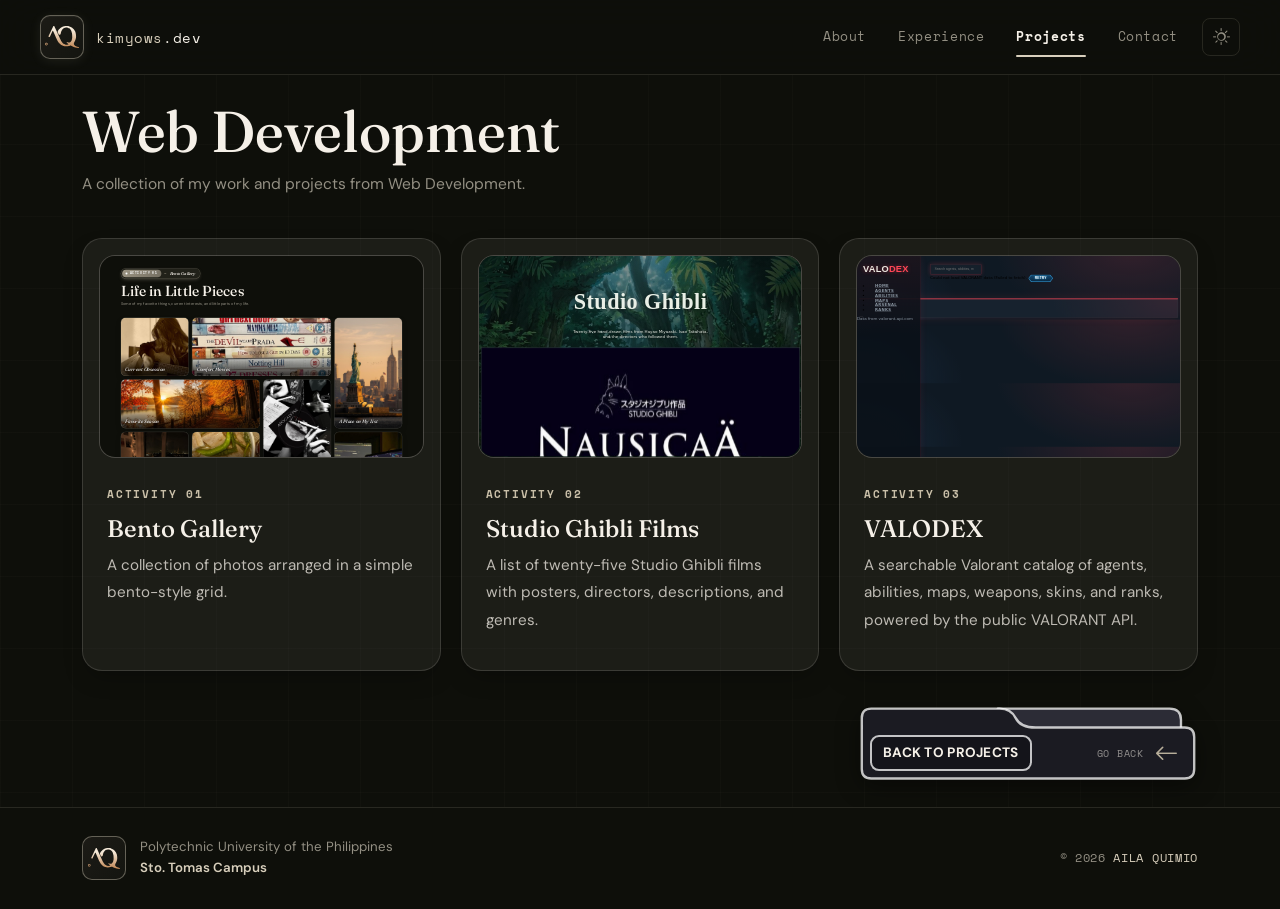
<file: Act01/index.html>
<!DOCTYPE html>
<html lang="en">
<head>
  <meta charset="UTF-8" />
  <meta name="viewport" content="width=device-width, initial-scale=1.0" />
  <title>Web Development — Aila Quimio</title>
  <link rel="icon" href="images/favicon.ico">

  <link rel="preconnect" href="https://fonts.googleapis.com">
  <link rel="preconnect" href="https://fonts.gstatic.com" crossorigin>
  <link href="https://fonts.googleapis.com/css2?family=Space+Mono:wght@400;700&family=DM+Sans:ital,opsz,wght@0,9..40,300;0,9..40,400;0,9..40,500;0,9..40,700;1,9..40,400&family=Fraunces:ital,opsz,wght@0,9..144,400;0,9..144,500;0,9..144,700;1,9..144,400&display=swap" rel="stylesheet">
  <link href="https://cdn.jsdelivr.net/npm/bootstrap@5.3.3/dist/css/bootstrap.min.css" rel="stylesheet">
  <link href="https://cdn.jsdelivr.net/npm/bootstrap-icons@1.11.3/font/bootstrap-icons.css" rel="stylesheet">

  <link rel="stylesheet" href="style.css">

  <style>
    .p-page.hub-page {
      min-height: 0 !important;
      padding-top: 6.25rem !important;      
      padding-bottom: 1.5rem !important;
      --hub-reserve: 510px;
    }
    .hub-grid {
      display: grid;
      grid-template-columns: minmax(0, 1fr);
      max-width: 440px;
      gap: 1.25rem;
      margin: 1.25rem auto 0;
    }
    @media (min-width: 768px) {
      .hub-grid { grid-template-columns: repeat(2, minmax(0, 1fr)); max-width: none; }
      .hub-card:last-child:nth-child(odd) { grid-column: 1 / -1; justify-self: center; width: calc(50% - .625rem); }
    }
    @media (min-width: 992px) {
      .hub-grid { grid-template-columns: repeat(3, minmax(0, 1fr)); }
      .hub-card:last-child:nth-child(odd) { grid-column: auto; justify-self: stretch; width: auto; }
    }
    .hub-card {
      position: relative;
      display: grid; grid-template-columns: minmax(0, 1fr); gap: 1.25rem; align-items: center; align-content: start;
      padding: 1rem; border-radius: 1.25rem;
      background: color-mix(in srgb, var(--p-text) 6%, transparent);
      border: 1px solid color-mix(in srgb, var(--p-text) 14%, transparent);
      box-shadow: 0 10px 24px -8px rgba(0, 0, 0, .35);
      transition: transform .3s ease, border-color .3s ease, box-shadow .3s ease;
    }
    .hub-card:hover {
      transform: translateY(-4px);
      border-color: color-mix(in srgb, var(--p-accent, #8b9cff) 55%, transparent);
      box-shadow: 0 18px 34px -10px rgba(0, 0, 0, .5);
    }
    .hub-thumb {
      position: relative; overflow: hidden; border-radius: 1rem;
      border: 1px solid color-mix(in srgb, var(--p-text) 14%, transparent);
      background: color-mix(in srgb, var(--p-text) 8%, transparent);
    }
    .hub-preview {
      position: absolute; top: 0; left: 0;
      border: 0; transform-origin: 0 0; pointer-events: none;
    }
    /* Uniform project image size: every thumbnail uses the same 16:10 frame, top-left aligned, extra content clipped */
    .hub-thumb { aspect-ratio: 16 / 10; height: auto !important; }
    .hub-preview { min-height: 800px; }
    .hub-thumb-link { position: absolute; inset: 0; z-index: 3; border-radius: 1.25rem; }
    .hub-thumb-link:focus-visible { outline: 2px solid var(--p-accent, #8b9cff); outline-offset: -2px; }

    .hub-thumb::after {
      content: ""; position: absolute; inset: 0; z-index: 1; pointer-events: none;
      background: color-mix(in srgb, #000 62%, var(--p-accent, #8b9cff));
      opacity: 0; transition: opacity .3s ease;
    }
    .hub-view {
      position: absolute; inset: 0; z-index: 2; pointer-events: none;
      display: flex; flex-direction: column; align-items: center; justify-content: center; gap: .5rem;
      color: #fff;
      font-family: 'DM Sans', sans-serif; font-weight: 700; font-size: .8rem;
      letter-spacing: .12em; text-transform: uppercase;
      opacity: 0; transform: translateY(6px);
      transition: opacity .3s ease, transform .3s ease;
    }
    .hub-view i { font-size: 2rem; line-height: 1; }
    .hub-card:hover .hub-thumb::after,
    .hub-card:has(.hub-thumb-link:focus-visible) .hub-thumb::after { opacity: .8; }
    .hub-card:hover .hub-view,
    .hub-card:has(.hub-thumb-link:focus-visible) .hub-view { opacity: 1; transform: none; }

    .hub-activity {
      display: inline-flex; align-items: center; gap: .6rem;
      margin: 0;
      font-family: 'Space Mono', monospace; font-size: .7rem; font-weight: 700;
      letter-spacing: .16em; text-transform: uppercase;
      color: var(--p-accent, #8b9cff);
    }

    .hub-card-soon:hover {
      transform: none;
      border-color: color-mix(in srgb, var(--p-text) 14%, transparent);
      box-shadow: 0 10px 24px -8px rgba(0, 0, 0, .35);
    }
    .hub-thumb-soon {
      display: flex; flex-direction: column; align-items: center; justify-content: center; gap: .6rem;
      min-height: 10rem;
      color: var(--p-text, #fff);
    }
    .hub-thumb-soon i { font-size: 2rem; line-height: 1; color: var(--p-accent, #8b9cff); opacity: .85; }
    .hub-thumb-soon span {
      font-family: 'DM Sans', sans-serif; font-weight: 700; font-size: .8rem;
      letter-spacing: .12em; text-transform: uppercase; opacity: .75;
    }

    .hub-card-body { padding: 0 .5rem; }
    .hub-card h3 {
      margin: .45rem 0 .5rem;
      font-family: 'Fraunces', serif; font-weight: 500; font-size: 1.5rem; line-height: 1.2;
      color: var(--p-text, #fff);
    }
    .hub-card p { margin: 0 0 1.25rem; font-size: .95rem; line-height: 1.8; opacity: .75; }

    .p-folder-wrap { display: flex; justify-content: flex-end; margin: 2rem 0 0; z-index: 10; }
    .p-folder {
      --f-body: #1b1b22;
      --f-tab: #2c2c36;
      --f-line: rgba(255,255,255,.75);
      --f-label-bg: #14141a;
      --f-shadow: rgba(0,0,0,.45);
      --f-accent: var(--p-accent, #8b9cff);
      position: relative;
      display: block;
      width: min(340px, 100%);
      aspect-ratio: 360 / 84;
      color: var(--p-text, #fff);
      text-decoration: none;
      transition: transform .3s ease;
    }
    :root[data-theme="light"] .p-folder {
      --f-body: #f1f1f3;
      --f-tab: #cfd0d4;
      --f-line: #15151a;
      --f-label-bg: #ffffff;
      --f-shadow: rgba(0,0,0,.18);
    }
    .p-folder:hover, .p-folder:focus-visible { transform: translateY(-4px); color: var(--p-text, #fff); }
    .p-folder:focus-visible { outline: 2px solid var(--f-accent); outline-offset: 6px; border-radius: 16px; }
    .p-folder svg {
      width: 100%; height: 100%; display: block; overflow: visible;
      filter: drop-shadow(0 6px 12px var(--f-shadow));
      transition: filter .3s ease;
    }
    .p-folder:hover svg { filter: drop-shadow(0 10px 18px var(--f-shadow)); }
    .p-folder .f-tab, .p-folder .f-body {
      stroke: var(--f-line); stroke-width: 2.5; stroke-linejoin: round;
      transition: fill .3s ease, stroke .3s ease, transform .3s ease;
    }
    .p-folder .f-tab { fill: var(--f-tab); }
    .p-folder .f-body { fill: var(--f-body); }
    .p-folder:hover .f-tab { transform: translateY(-3px); }
    .p-folder:hover .f-body, .p-folder:focus-visible .f-body { stroke: var(--f-accent); }
    .p-folder:hover .f-tab, .p-folder:focus-visible .f-tab { stroke: var(--f-accent); }

    .p-folder-icon {
      position: absolute; right: 6%; top: 63%;
      transform: translateY(-50%);
      display: flex; flex-direction: row; align-items: center; gap: .6rem;
      font-size: 1.5rem; line-height: 1; color: var(--f-accent);
      opacity: .9; pointer-events: none;
      transition: transform .3s ease;
    }
    .p-folder:hover .p-folder-icon { transform: translateY(-50%) translateX(-3px) scale(1.06); }
    .p-folder-open {
      font-family: 'Space Mono', monospace; font-size: .6rem; letter-spacing: .08em;
      text-transform: uppercase; color: var(--p-text, #fff); opacity: .6; order: -1;
    }
    .p-folder-label {
      position: absolute; left: 3.5%; top: 63%; transform: translateY(-50%);
      padding: .25rem .7rem;
      font-family: 'DM Sans', sans-serif; font-weight: 700; font-size: .85rem;
      letter-spacing: .02em; text-transform: uppercase; white-space: nowrap;
      background: var(--f-label-bg); border: 2px solid var(--f-line); border-radius: 9px;
      transition: border-color .3s ease, color .3s ease;
    }
    .p-folder:hover .p-folder-label { border-color: var(--f-accent); color: var(--f-accent); }
    @media (max-width: 399.98px) { .p-folder-open { display: none; } }

    @media (prefers-reduced-motion: reduce) {
      .hub-card, .hub-thumb::after, .hub-view, .p-folder, .p-folder * { transition: none !important; }
      .hub-card:hover { transform: none; }
    }
    .reveal-fallback .reveal { opacity: 1 !important; visibility: visible !important; transform: none !important; }
  </style>

  <script>
    if (localStorage.getItem('portfolio-theme') === 'light')
      document.documentElement.setAttribute('data-theme', 'light');
  </script>
</head>

<body>

  <!-- ═══════════════════════════════════════
       NAVIGATION BAR (same as before)
  ═══════════════════════════════════════ -->
  <nav class="p-navbar">
    <div class="p-nav-inner">
      <a href="https://kimyows.github.io/index.html" class="p-nav-logo">
        <div class="p-nav-logo-placeholder" title="Replace with logo">
          <img src="aq.svg" alt="Logo">
        </div>
        <span class="p-nav-brand">kimyows<span>.dev</span></span>
      </a>
      <div class="p-nav-links">
        <a href="https://kimyows.github.io/index.html"      class="p-nav-link" data-page="about">About</a>
        <a href="https://kimyows.github.io/experience.html" class="p-nav-link" data-page="experience">Experience</a>
        <a href="https://kimyows.github.io/projects.html"   class="p-nav-link" data-page="projects">Projects</a>
        <a href="https://kimyows.github.io/contact.html"    class="p-nav-link" data-page="contact">Contact</a>
        <button class="p-theme-toggle" id="themeToggle"><i class="bi bi-sun" id="themeIcon"></i></button>
      </div>
      <div class="p-nav-mobile-right">
        <button class="p-theme-toggle" id="themeToggleMobile"><i class="bi bi-sun" id="themeIconMobile"></i></button>
        <button class="p-hamburger" data-bs-toggle="offcanvas" data-bs-target="#mobileMenu"><i class="bi bi-list"></i></button>
      </div>
    </div>
  </nav>

  <div class="offcanvas offcanvas-end p-offcanvas" id="mobileMenu" tabindex="-1">
    <div class="offcanvas-header">
      <span class="p-nav-brand">kimyows<span style="color:var(--p-text)">.dev</span></span>
      <button type="button" class="p-hamburger" data-bs-dismiss="offcanvas"><i class="bi bi-x-lg"></i></button>
    </div>
    <div class="offcanvas-body">
      <nav class="p-mobile-nav">
        <a href="https://kimyows.github.io/index.html"      class="p-mobile-link" data-page="about"><i class="bi bi-chevron-right me-2" style="font-size:.65rem;opacity:.5;"></i>About</a>
        <a href="https://kimyows.github.io/experience.html" class="p-mobile-link" data-page="experience"><i class="bi bi-chevron-right me-2" style="font-size:.65rem;opacity:.5;"></i>Experience</a>
        <a href="https://kimyows.github.io/projects.html"   class="p-mobile-link" data-page="projects"><i class="bi bi-chevron-right me-2" style="font-size:.65rem;opacity:.5;"></i>Projects</a>
        <a href="https://kimyows.github.io/contact.html"    class="p-mobile-link" data-page="contact"><i class="bi bi-chevron-right me-2" style="font-size:.65rem;opacity:.5;"></i>Contact</a>
      </nav>
    </div>
  </div>


  <!-- ═══════════════════════════════════════
       WEB DEVELOPMENT PROJECT HUB
  ═══════════════════════════════════════ -->
  <section class="p-page p-section hub-page">
    <div class="container">

      <h2 class="p-section-title reveal">Web Development</h2>
      <p class="p-achievements-sub reveal">A collection of my work and projects from Web Development.</p>

      <div class="hub-grid reveal">

        <!-- ── Activity 01: Bento Gallery ── -->
        <article class="hub-card">
          <div class="hub-thumb">
            <iframe class="hub-preview" src="bento.html" title="Bento Box live preview" loading="eager" tabindex="-1" scrolling="no"></iframe>
            <span class="hub-view" aria-hidden="true"><i class="bi bi-eye"></i><span>View Project</span></span>
          </div>
          <div class="hub-card-body">
            <span class="hub-activity">Activity 01</span>
            <h3>Bento Gallery</h3>
            <p>A collection of photos arranged in a simple bento-style grid.</p>
          </div>
          <a class="hub-thumb-link" href="bento.html" target="_blank" rel="noopener noreferrer" aria-label="View Bento Box project"></a>
        </article>

        <!-- ── Activity 02: Studio Ghibli Films ── -->
        <article class="hub-card">
          <div class="hub-thumb">
            <iframe class="hub-preview" src="https://kimyows.github.io/web-dev/Act02/index.html" data-h="900" title="Studio Ghibli Films live preview" loading="eager" tabindex="-1" scrolling="no"></iframe>
            <span class="hub-view" aria-hidden="true"><i class="bi bi-eye"></i><span>View Project</span></span>
          </div>
          <div class="hub-card-body">
            <span class="hub-activity">Activity 02</span>
            <h3>Studio Ghibli Films</h3>
            <p>A list of twenty-five Studio Ghibli films with posters, directors, descriptions, and genres.</p>
          </div>
          <a class="hub-thumb-link" href="https://kimyows.github.io/web-dev/Act02/index.html" target="_blank" rel="noopener noreferrer" aria-label="View Studio Ghibli Films project"></a>
        </article>

        <!-- ── Activity 03: VALODEX ── -->
        <article class="hub-card">
          <div class="hub-thumb">
            <iframe class="hub-preview" src="https://kimyows.github.io/web-dev/Act03/index.html" data-h="900" title="VALODEX live preview" loading="eager" tabindex="-1" scrolling="no"></iframe>
            <span class="hub-view" aria-hidden="true"><i class="bi bi-eye"></i><span>View Project</span></span>
          </div>
          <div class="hub-card-body">
            <span class="hub-activity">Activity 03</span>
            <h3>VALODEX</h3>
            <p>A searchable Valorant catalog of agents, abilities, maps, weapons, skins, and ranks, powered by the public VALORANT API.</p>
          </div>
          <a class="hub-thumb-link" href="https://kimyows.github.io/web-dev/Act03/index.html" target="_blank" rel="noopener noreferrer" aria-label="View VALODEX project"></a>
        </article>
      </div>

      <div class="p-folder-wrap reveal">
        <a href="https://kimyows.github.io/projects.html" class="p-folder" aria-label="Back to Projects">
          <svg viewBox="0 0 360 84" xmlns="http://www.w3.org/2000/svg" aria-hidden="true">
            <path class="f-tab" d="M148 6 H330 Q342 6 342 18 V36 H172 Z"/>
            <path class="f-body" d="M14 6 H150 Q162 6 167 16 Q172 26 188 26 H346 Q356 26 356 36 V70 Q356 80 346 80 H14 Q4 80 4 70 V16 Q4 6 14 6 Z"/>
          </svg>
          <span class="p-folder-icon"><i class="bi bi-arrow-left"></i><span class="p-folder-open">Go back</span></span>
          <span class="p-folder-label">Back to Projects</span>
        </a>
      </div>
    </div>
  </section>

  <footer>
    <div class="container">
      <div class="p-footer-inner">
        <div class="p-footer-left">
          <div class="p-footer-logo-placeholder" title="Add school logo">
            <img src="aq.svg" alt="AQ Logo">
          </div>
          <div>
            <div class="p-footer-school-name">Polytechnic University of the Philippines</div>
            <div class="p-footer-campus">Sto. Tomas Campus</div>
          </div>
        </div>
        <div class="p-footer-right">&copy; 2026 <span>Aila Quimio</span></div>
      </div>
    </div>
  </footer>

  <script src="https://cdn.jsdelivr.net/npm/bootstrap@5.3.3/dist/js/bootstrap.bundle.min.js"></script>
  <script src="portfolio.js" onerror="document.documentElement.classList.add('reveal-fallback')"></script>
  <script>if (typeof setActivePage === 'function') setActivePage('projects');</script>

  <script>
    (function () {
      var W = 1280, DEFAULT_H = 1100;       
      var frames = document.querySelectorAll('.hub-preview');

      function fit(f) {
        var box = f.parentElement, h = +f.dataset.h || DEFAULT_H;
        var s = box.clientWidth / W;
        f.style.width = W + 'px';
        f.style.height = h + 'px';
        f.style.transform = 'scale(' + s + ')';
        box.style.height = Math.round(h * s) + 'px';
        document.querySelectorAll('.hub-thumb-soon').forEach(function (t) { t.style.height = box.style.height; });
      }
      function syncTheme(f) {
        try {
          var t = document.documentElement.getAttribute('data-theme');
          var r = f.contentDocument.documentElement;
          if (t) r.setAttribute('data-theme', t); else r.removeAttribute('data-theme');
        } catch (e) { }
      }

      frames.forEach(function (f) {
        fit(f);
        f.addEventListener('load', function () {
          try { 
            var b = f.contentDocument.querySelector('.bento');
            if (b) f.dataset.h = Math.ceil(b.getBoundingClientRect().bottom + f.contentWindow.scrollY + 24);
          } catch (e) {}
          fit(f); syncTheme(f);
        });
      });
      window.addEventListener('resize', function () { frames.forEach(fit); });
      new MutationObserver(function () { frames.forEach(syncTheme); })
        .observe(document.documentElement, { attributes: true, attributeFilter: ['data-theme'] });
    })();
  </script>
</body>
</html>
</file>
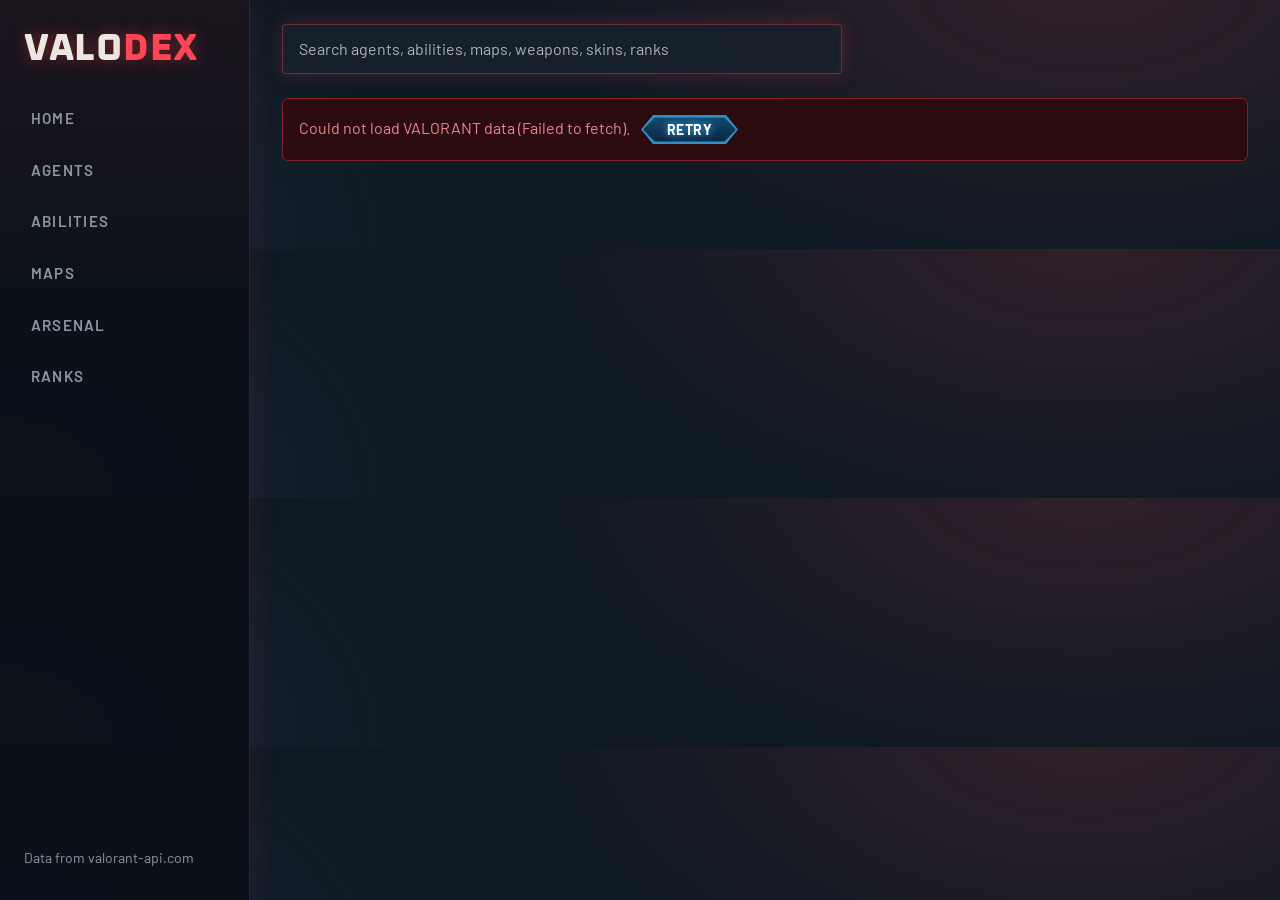
<file: Act03/index.html>
<!doctype html>
<html lang="en" data-bs-theme="dark">

<head>
  <meta charset="utf-8">
  <meta name="viewport" content="width=device-width, initial-scale=1">
  <title>VALODEX - Aila Quimio</title>
  <link href="https://cdn.jsdelivr.net/npm/bootstrap@5.3.8/dist/css/bootstrap.min.css" rel="stylesheet"
    integrity="sha384-sRIl4kxILFvY47J16cr9ZwB07vP4J8+LH7qKQnuqkuIAvNWLzeN8tE5YBujZqJLB" crossorigin="anonymous">
  <link href="https://fonts.googleapis.com/css2?family=Barlow+Condensed:wght@600;700&family=Barlow:wght@400;500;600&family=Oxanium:wght@800&display=swap" rel="stylesheet">
  <link rel="icon" href="assets/favicon.ico">
  <style>
    
    @property --orb { syntax: "<color>"; inherits: true; initial-value: #8b97a3; }
    @property --glow { syntax: "<color>"; inherits: true; initial-value: #ff4656; }
    :root { --bg: #0f1923; --panel: #17222e; --panel2: #1f2c3a; --red: #ff4656; --ink: #ece8e1; --mute: #8b97a3; --line: rgba(236, 232, 225, .12);
      --bs-body-bg: var(--bg); --bs-body-color: var(--ink); --cut: polygon(0 0, calc(100% - 16px) 0, 100% 16px, 100% 100%, 0 100%); }
    body { font-family: 'Barlow', system-ui, sans-serif; background: radial-gradient(900px 500px at 85% -10%, rgba(255, 70, 86, .15), transparent 60%), radial-gradient(700px 500px at 0 100%, rgba(60, 110, 170, .18), transparent 60%), var(--bg) fixed; }
    h1, h4, h5, h6, .h2, .h5, .h6, .logo { font-family: 'Barlow Condensed', 'Arial Narrow', sans-serif; font-weight: 700; letter-spacing: .02em; }
    .text-muted { color: var(--mute) !important; }
    a { color: var(--red); }
    .side { width: 250px; position: fixed; inset: 0 auto 0 0; padding: 2rem 0; background: linear-gradient(180deg, rgba(255, 70, 86, .07), transparent 35%), rgba(10, 17, 24, .92); border-right: 1px solid rgba(255, 70, 86, .2); box-shadow: 4px 0 28px rgba(255, 70, 86, .08); z-index: 1020; display: flex; flex-direction: column; }
    .main { margin-left: 250px; padding: 1.5rem 2rem 4rem; }
    .logo { padding: 0 1.5rem 1.5rem; font: 800 2.3rem / 1 'Oxanium', 'Barlow Condensed', sans-serif; color: var(--ink); text-decoration: none; line-height: 1; text-shadow: 0 0 16px rgba(255, 70, 86, .4); }
    .logo span { color: var(--red); }
    .nav-link { color: var(--mute); font-weight: 600; text-transform: uppercase; letter-spacing: .08em; font-size: .95rem; border-left: 3px solid transparent; padding: .9rem 1.75rem; border-radius: 0; transition: color .2s, background .2s, text-shadow .2s; }
    .nav-link:hover { color: var(--ink); background: linear-gradient(90deg, rgba(255, 70, 86, .08), transparent); text-shadow: 0 0 10px rgba(255, 70, 86, .35); }
    .nav-link.active { color: var(--red); border-color: var(--red); background: linear-gradient(90deg, rgba(255, 70, 86, .16), transparent); text-shadow: 0 0 12px rgba(255, 70, 86, .5); box-shadow: inset 6px 0 12px -6px rgba(255, 70, 86, .6); }
    @media (max-width: 991px) { .side { position: static; width: auto; flex-direction: row; flex-wrap: wrap; align-items: center; padding: .75rem 1rem; } .main { margin-left: 0; padding: 1rem; } .logo { padding: 0 1rem 0 0; font-size: 1.9rem; } .nav-link { padding: .4rem .7rem; border: 0; border-bottom: 2px solid transparent; } .nav-link.active { border-color: var(--red); background: none; box-shadow: none; } }
    .form-control { background: rgba(23, 34, 46, .8); border: 1px solid var(--line); color: var(--ink); border-radius: 4px; padding: .75rem 1rem; }
    .form-control:focus { background: var(--panel); color: var(--ink); border-color: var(--red); box-shadow: 0 0 0 3px rgba(255, 70, 86, .15), 0 0 22px rgba(255, 70, 86, .3); }
    .search { max-width: 560px; border-color: rgba(255, 70, 86, .35); transition: border-color .2s, box-shadow .2s; box-shadow: 0 0 18px rgba(255, 70, 86, .22), inset 0 0 10px rgba(255, 70, 86, .06); }
    .btn { --bs-btn-hover-bg: #2f8fc8; --bs-btn-active-bg: #2f8fc8; }
    :is(.btn, .pager button, .tab) { --hex: polygon(12px 0, calc(100% - 12px) 0, 100% 50%, calc(100% - 12px) 100%, 12px 100%, 0 50%); position: relative; border: 0; clip-path: var(--hex); padding: var(--bs-btn-padding-y, .5rem) 1.6rem; background: #2f8fc8; color: #fff; font-weight: 700; text-transform: uppercase; letter-spacing: .04em; text-shadow: 0 0 8px #4cc3ff; }
    :is(.btn, .pager button, .tab)::before { content: ""; position: absolute; inset: 2px; z-index: -1; clip-path: var(--hex); background: linear-gradient(#134a73, #08263f); box-shadow: inset 0 0 0 1px rgba(76, 195, 255, .35); transition: background .2s; }
    :is(.btn, .pager button, .tab):is(:hover:not(:disabled), :focus-visible, .on)::before { background: linear-gradient(#69d6ff, #1688d6); }
    .tab { margin: 0 .5rem .5rem 0; }
    .hero a.btn::before { background: linear-gradient(100deg, #1e5fae, #c9303f); }
    .hero a.btn:is(:hover, :focus-visible)::before { background: linear-gradient(100deg, #3b8de8, #ff4656); }
    .pager { display: flex; align-items: center; gap: .5rem; width: fit-content; }
    .pager button:disabled { color: var(--mute); opacity: .5; cursor: default; }
    .pager span { min-width: 5.5rem; text-align: center; color: var(--red); font-weight: 500; font-variant-numeric: tabular-nums; }
    .hero { position: relative; padding: 3rem 2rem; margin: 3rem 0 2rem; transition: --glow 1s; background: radial-gradient(520px 420px at 85% 70%, color-mix(in srgb, var(--glow) 55%, transparent), transparent), linear-gradient(115deg, rgba(255, 70, 86, .32), rgba(23, 34, 46, .9) 62%), var(--panel); border: 1px solid var(--line); border-radius: 6px; box-shadow: 0 0 40px rgba(255, 70, 86, .08); }
    .hero h1 { font: 800 clamp(2.2rem, 5.5vw, 4rem) / .95 'Oxanium', 'Barlow Condensed', sans-serif; text-shadow: 0 0 24px rgba(255, 70, 86, .35); }
    .showcase { position: absolute; right: 3%; bottom: 0; width: 42%; height: 130%; cursor: pointer; }
    .showcase > * { animation: pop .7s cubic-bezier(.2, .8, .2, 1); }
    .hero-art { position: absolute; inset: 0; width: 100%; height: 100%; object-fit: contain; object-position: bottom; z-index: 1; filter: drop-shadow(0 10px 30px rgba(0, 0, 0, .5)); }
    .showname { position: absolute; top: 12%; right: -2%; font: 700 clamp(5rem, 12vw, 9rem) / 1 'Barlow Condensed', sans-serif; text-transform: uppercase; white-space: nowrap; color: transparent; -webkit-text-stroke: 2px rgba(255, 255, 255, .14); }
    .showcase .cap { position: absolute; right: 0; bottom: 1rem; z-index: 2; text-align: right; text-shadow: 0 2px 12px #000; }
    .bar { width: 120px; height: 2px; margin: .6rem 0 0 auto; background: var(--red); transform-origin: left; animation: fill 6s linear forwards; }
    #feats { transition: opacity .2s; }
    @keyframes pop { from { opacity: 0; transform: translateX(40px) scale(.96); filter: blur(8px); } }
    @keyframes fill { from { transform: scaleX(0); } }
    @media (prefers-reduced-motion: reduce) { .showcase > *, .bar { animation: none; } }
    .sec { border-left: 4px solid var(--red); padding-left: .75rem; }
    .card, .feat { position: relative; background: linear-gradient(160deg, var(--panel2), var(--panel)); border: 1px solid var(--line); border-radius: 0; clip-path: var(--cut); cursor: pointer; transition: transform .15s, border-color .15s, box-shadow .15s; }
    .card:hover, .card:focus-visible, .feat:hover, .feat:focus-visible { transform: translateY(-3px); border-color: var(--red); box-shadow: inset 0 0 22px rgba(255, 70, 86, .14); outline: 0; }
    .ph { height: 150px; overflow: hidden; }
    .spin { transform-origin: 50% 60%; will-change: transform; animation: sway 7s cubic-bezier(.45, 0, .55, 1) calc(var(--i, 0) * -.9s) infinite alternate; filter: drop-shadow(0 8px 10px rgba(0, 0, 0, .55)); transition: scale .45s cubic-bezier(.2, .8, .2, 1); }
    .row > div:nth-child(3n+2) .spin { animation-delay: -2.3s; }
    .row > div:nth-child(3n) .spin { animation-delay: -4.6s; }
    .armory:hover .spin, .armory:focus-visible .spin, .stage:hover .spin { scale: 1.1; }
    @keyframes sway {
      0% { transform: perspective(700px) rotateY(-28deg) rotateZ(-4deg) translateY(2px); }
      50% { transform: perspective(700px) rotateY(0) rotateZ(0) translateY(-5px); }
      100% { transform: perspective(700px) rotateY(28deg) rotateZ(4deg) translateY(2px); }
    }
    @media (prefers-reduced-motion: reduce) { .spin { animation: none; } }
    .orb { --orb: #8b97a3; position: relative; height: 100%; max-width: 100%; aspect-ratio: 1; margin: 0 auto; display: grid; place-items: center; border-radius: 50%; animation: orbFloat 5s ease-in-out infinite;
      background: radial-gradient(circle, color-mix(in srgb, var(--orb) 24%, transparent), transparent 72%), radial-gradient(circle at 50% 30%, rgba(255, 255, 255, .05), rgba(0, 0, 0, .3));
      border: 1px solid color-mix(in srgb, var(--orb) 40%, transparent);
      box-shadow: 0 0 18px color-mix(in srgb, var(--orb) 26%, transparent), inset 0 0 18px color-mix(in srgb, var(--orb) 14%, transparent); transition: box-shadow .3s, border-color .3s, --orb .6s; }
    .orb::after { content: ""; position: absolute; inset: -5px; border: 2px solid var(--orb); border-radius: 50%; opacity: .35; pointer-events: none;
      -webkit-mask: conic-gradient(from 45deg, #000 0 90deg, transparent 0 180deg, #000 0 270deg, transparent 0); mask: conic-gradient(from 45deg, #000 0 90deg, transparent 0 180deg, #000 0 270deg, transparent 0); }
    .orb::before { content: ""; position: absolute; inset: 0; border-radius: 50%; pointer-events: none; filter: blur(5px); opacity: .7;
      background: conic-gradient(transparent 0 50%, color-mix(in srgb, var(--orb) 45%, transparent) 80%, transparent); animation: orbSpin 8s linear infinite; }
    .orb::after { animation: orbSpin 14s linear infinite reverse; }
    @keyframes orbSpin { to { transform: rotate(360deg); } }
    @keyframes orbFloat { 50% { transform: translateY(-5px); } }
    .row > div:nth-child(even) .orb { animation-delay: -2.5s; }
    @media (prefers-reduced-motion: reduce) { .orb, .orb::before, .orb::after { animation: none; } }
    .orb img { width: 72% !important; height: 72% !important; filter: drop-shadow(0 0 8px color-mix(in srgb, var(--orb) 50%, transparent)); }
    .card:hover .orb, .card:focus-visible .orb { border-color: color-mix(in srgb, var(--orb) 70%, transparent); box-shadow: 0 0 26px color-mix(in srgb, var(--orb) 38%, transparent), inset 0 0 22px color-mix(in srgb, var(--orb) 20%, transparent); }
    .tall .ph { height: auto; aspect-ratio: 3 / 4; }
    .row .tall .ph { max-height: max(180px, calc((100vh - 344px) / 2)); }
    .over .ph { height: 190px; }
    .over .ph { position: relative; --d: calc(var(--i, 0) * -1.3s); }
    .row > div:nth-child(even) .ph { --d: -3s; }
    .over .ph img { animation: kenburns 16s ease-in-out var(--d) infinite alternate; transition: scale .6s ease, translate .6s ease; }
    .over:hover .ph img, .over:focus-visible .ph img { scale: 1.1; translate: 2% -1%; }
    .over .ph::after { content: ""; position: absolute; inset: 0 auto 0 0; width: 40%; pointer-events: none; transform: translateX(-100%); animation: scan 6s linear var(--d) infinite;
      background: linear-gradient(100deg, transparent, color-mix(in srgb, var(--ink) 16%, transparent) 50%, transparent); border-right: 1px solid color-mix(in srgb, var(--ink) 22%, transparent); }
    @keyframes kenburns { to { transform: scale(1.08) translate(-1.5%, -1%); } }
    @keyframes scan { to { transform: translateX(350%); } }
    @media (prefers-reduced-motion: reduce) { .over .ph img, .over .ph::after { animation: none; } }
    .tall .card-body, .over .card-body { position: absolute; inset: auto 0 0; padding: 2.5rem .8rem .7rem; background: linear-gradient(transparent, rgba(15, 25, 35, .94)); }
    .over .card-body { text-align: left !important; }
    .rail { display: flex; gap: 1rem; overflow-x: auto; padding: 0 0 .75rem; scrollbar-width: none; -ms-overflow-style: none; -webkit-mask-image: linear-gradient(90deg, transparent, #000 7%, #000 93%, transparent); mask-image: linear-gradient(90deg, transparent, #000 7%, #000 93%, transparent); }
    .rail::-webkit-scrollbar { display: none; }
    .rail > div { flex: 0 0 190px; transition: opacity .35s, filter .35s; animation: railIn .7s cubic-bezier(.2, .8, .2, 1) calc(min(var(--i, 0), 10) * 60ms) backwards; }
    .rail.over > div { flex-basis: 300px; }
    @media (hover: hover) { .rail:hover > div:not(:hover) { opacity: .5; filter: saturate(.5) brightness(.85); } }
    @keyframes railIn { from { opacity: 0; transform: translateY(24px) scale(.94); filter: blur(6px); } }
    @media (prefers-reduced-motion: reduce) { .rail > div { animation: none; } }
    .feat { aspect-ratio: 16 / 9; overflow: hidden; background: #000; }
    .feat video { width: 100%; height: 100%; object-fit: cover; display: block; }
    .feat .cap { position: absolute; inset: auto 0 0; padding: 3rem 1rem .8rem; background: linear-gradient(transparent, rgba(15, 25, 35, .95)); }
    .feat .snd { position: absolute; top: .6rem; right: 1.6rem; width: 2.2rem; height: 2.2rem; border: 1px solid var(--line); background: rgba(15, 25, 35, .75); color: var(--ink); border-radius: 2px; }
    .feat .snd:hover { border-color: var(--red); }
    .modal-dialog:has(.agent) { --bs-modal-width: 640px; }
    .modal-content:has(.agent) { background: none; border: 0; }
    .modal-content:has(.agent) .modal-header { position: absolute; top: .5rem; right: .5rem; z-index: 3; padding: 0; border: 0; }
    .modal-content:has(.agent) .modal-title { display: none; }
    .modal-content:has(.agent) .btn-close { padding: .6rem; background-color: rgba(0, 0, 0, .45); border-radius: 2px; }
    .modal-body:has(.agent) { padding: 0; }
    .dossier { --pn: color-mix(in srgb, var(--c0) 70%, #000); --chamfer: polygon(2.2cqw 0, calc(100% - 2.2cqw) 0, 100% 2.2cqw, 100% calc(100% - 2.2cqw), calc(100% - 2.2cqw) 100%, 2.2cqw 100%, 0 calc(100% - 2.2cqw), 0 2.2cqw);
      position: relative; container-type: inline-size; aspect-ratio: 736 / 1041; overflow: hidden; background: linear-gradient(rgba(0, 0, 0, .6), rgba(0, 0, 0, .6)), var(--g); }
    .d-bg, .d-art { position: absolute; bottom: 0; pointer-events: none; }
    .d-bg { right: -10cqw; width: 120cqw; opacity: .25; }
    .d-art { right: -35cqw; width: 125cqw; z-index: 2; filter: drop-shadow(0 10px 30px rgba(0, 0, 0, .5)); }
    .d-in { position: absolute; inset: 0; z-index: 1; display: flex; flex-direction: column; gap: 2.4cqw; padding: 3cqw; color: #fff; text-shadow: 0 .2cqw .8cqw rgba(0, 0, 0, .35); }
    .d-panel { padding: 3cqw; clip-path: var(--chamfer); background: linear-gradient(135deg, rgba(255, 255, 255, .16), transparent 60%), var(--pn); box-shadow: inset 0 0 0 .3cqw rgba(255, 255, 255, .28); }
    .d-quote { margin: 0 8cqw 0 6cqw; padding: 1.4cqw 3cqw; text-align: center; font-size: max(2.4cqw, 10px); line-height: 1.3; }
    .d-name { width: 66%; }
    .d-name h2 { margin: 0 0 2cqw; font: 700 13.5cqw / .9 'Barlow Condensed', sans-serif; text-transform: uppercase; white-space: nowrap; }
    .d-name p { max-width: 48cqw; margin: 0; font-size: max(2.7cqw, 11px); line-height: 1.35; }
    .d-abil { display: flex; gap: 2.4cqw; width: 54%; }
    .d-vert { writing-mode: vertical-rl; transform: rotate(180deg); font-size: 2.2cqw; letter-spacing: .12em; text-transform: uppercase; opacity: .85; }
    .d-ab { display: flex; align-items: center; gap: 2.4cqw; padding: .8cqw 0; cursor: pointer; font: 700 4.2cqw / 1.1 'Barlow Condensed', sans-serif; text-transform: uppercase; transition: transform .15s; }
    .d-ab:hover, .d-ab:focus-visible { transform: translateX(.8cqw); outline: 0; }
    .d-ab img { width: 5.6cqw; height: 5.6cqw; }
    .d-thumb { position: relative; width: 40cqw; margin: 3cqw 0 0 12cqw; aspect-ratio: 452 / 128; background: var(--pn); border: .3cqw solid rgba(255, 255, 255, .55); }
    .d-thumb::before { content: ""; position: absolute; top: -3.2cqw; left: -12cqw; width: 60cqw; height: 1.6cqw; background: repeating-linear-gradient(90deg, rgba(255, 255, 255, .45) 0 .6cqw, transparent .6cqw 1.2cqw); }
    .d-thumb img { width: 100%; height: 100%; object-fit: cover; object-position: top; }
    .d-role { display: flex; align-items: center; gap: 1.6cqw; margin-top: auto; font: 700 4.4cqw / 1 'Barlow Condensed', sans-serif; text-transform: uppercase; }
    .d-role img { width: 6cqw; height: 6cqw; }
    .agent-extra { padding: 1rem; background: var(--panel); border-top: 3px solid var(--c1); }
    .thumb { background: var(--panel2); border-radius: 2px; }
    .chip { background: var(--panel2); border: 1px solid var(--line); color: var(--ink); font-weight: 600; }
    .modal-content { background: radial-gradient(500px 250px at 100% 0, rgba(255, 70, 86, .12), transparent), var(--panel); border: 1px solid var(--line); border-top: 3px solid var(--red); border-radius: 0; box-shadow: 0 0 40px rgba(255, 70, 86, .12); }
    .modal-header { border-color: var(--line); }
    .modal-title { font-family: 'Barlow Condensed', sans-serif; font-size: 2rem; font-weight: 700; }
    .table { --bs-table-bg: transparent; }
    audio, video { color-scheme: dark; }
  </style>
</head>

<body>
  <aside class="side">
    <a href="#home" class="logo">VALO<span>DEX</span></a>
    <ul class="nav flex-lg-column" id="nav"></ul>
    <div class="mt-auto px-4 small text-muted d-none d-lg-block">Data from valorant-api.com</div>
  </aside>

  <main class="main">
    <input type="search" class="form-control search mb-4" placeholder="Search agents, abilities, maps, weapons, skins, ranks" aria-label="Search" id="searchInput">
    <div id="app"></div>
  </main>

  <div class="modal fade" id="detail" tabindex="-1" aria-hidden="true">
    <div class="modal-dialog modal-lg modal-dialog-scrollable">
      <div class="modal-content">
        <div class="modal-header">
          <h5 class="modal-title" id="detailTitle"></h5>
          <button type="button" class="btn-close" data-bs-dismiss="modal" aria-label="Close"></button>
        </div>
        <div class="modal-body" id="detailBody"></div>
      </div>
    </div>
  </div>

  <script src="https://cdn.jsdelivr.net/npm/bootstrap@5.3.8/dist/js/bootstrap.bundle.min.js"
    integrity="sha384-FKyoEForCGlyvwx9Hj09JcYn3nv7wiPVlz7YYwJrWVcXK/BmnVDxM+D2scQbITxI"
    crossorigin="anonymous"></script>
  <script>
    const SECTIONS = { agents: ['agents'], abilities: ['abilities'], maps: ['maps'], arsenal: ['weapons', 'bundles'], ranks: ['ranks'] };
    const SPINNER = '<div class="text-center my-5"><div class="spinner-border text-danger" role="status"><span class="visually-hidden">Loading...</span></div></div>';

    const cols = () => innerWidth >= 1200 ? 4 : innerWidth >= 768 ? 3 : 2;
    var D, TH = {}, CT = {}, PC = [], q = '', filter = 'All', pg = {}, limit = 48, timer;
    var elApp = document.getElementById("app");
    var elNav = document.getElementById("nav");
    var elSearch = document.getElementById("searchInput");
    var elDetail = document.getElementById("detail");
    var elTitle = document.getElementById("detailTitle");
    var elBody = document.getElementById("detailBody");

    function capitalizeFirstLetter(str) {
      if (!str) return str;
      return str.charAt(0).toUpperCase() + str.slice(1);
    }

    const api = path => fetch('https://valorant-api.com/v1/' + path)
      .then(r => { if (!r.ok) throw new Error(path + ' returned ' + r.status); return r.json(); })
      .then(json => json.data);

    const id = x => x.uuid ?? x.tier;
    const name = x => x.displayName || x.tierName;
    const hex = c => c ? '#' + c.slice(0, 6) : '#6c757d';
    const clean = s => (s || '').replace(/<\/?\w*>/g, '').trim();
    const lab = s => (s || '').split('::').pop();
    const slot = s => s.replace(/(\d)/, ' $1');
    // Passive/unfinished abilities have no displayIcon in valorant-api.com; fall back to the agent's role icon (also from the API)
    const abIcon = (b, a) => b.displayIcon || a.role?.displayIcon || a.displayIcon;
    const nm = v => clean(v.displayName).replace(/\s+/g, ' ') + (v.levelItem ? ' (' + lab(v.levelItem) + ')' : '');
    const grad = a => 'linear-gradient(' + (a.backgroundGradientColors || ['0f1923', '0f1923']).map(hex).join() + ')';
    const vids = s => [...s.levels, ...s.chromas].filter(v => v.streamedVideo);
    const makeBundles = (skins, bundles) => {
      const art = {}, by = {};
      bundles.forEach(b => (art[b.displayName] ||= []).push(b));
      skins.filter(s => TH[s.themeUuid] && s.uuid != s.weapon.defaultSkinUuid).forEach(s => (by[s.themeUuid] ||= []).push(s));
      return Object.entries(by).map(([uuid, skins]) => {
        const bundle = art[TH[uuid]]?.shift();
        return { uuid, displayName: TH[uuid], bundle, skins, img: bundle?.displayIcon || bundle?.verticalPromoImage || skins[0].img };
      }).sort((a, b) => a.displayName.localeCompare(b.displayName));
    };
    const tier = s => CT[s.contentTierUuid];
    const wide = a => PC.find(c => c.displayName.toLowerCase().split(/[^a-z0-9/]+/).includes(a.displayName.toLowerCase()))?.wideArt;
    const rand = a => a[Math.floor(Math.random() * a.length)];
    const im = (u, c = 'img-fluid', s = '') => u ? `<img class="${c}" style="${s}" src="${u}">` : '';
    // Dominant colour of an icon: bucket opaque, non-grey pixels and average the most populated bucket
    const tint = img => {
      try {
        const g = Object.assign(document.createElement('canvas'), { width: 32, height: 32 }).getContext('2d', { willReadFrequently: true }), b = {};
        g.drawImage(img, 0, 0, 32, 32);
        const d = g.getImageData(0, 0, 32, 32).data;
        for (let i = 0; i < d.length; i += 4) {
          const [r, gr, bl, a] = [d[i], d[i + 1], d[i + 2], d[i + 3]], mx = Math.max(r, gr, bl), sat = mx - Math.min(r, gr, bl);
          if (a < 200 || mx < 60 || sat < 40) continue;
          const k = (r >> 5) << 6 | (gr >> 5) << 3 | bl >> 5, e = b[k] ||= [0, 0, 0, 0, 0];
          e[0] += r; e[1] += gr; e[2] += bl; e[3] += sat; e[4]++;
        }
        const t = Object.values(b).sort((x, y) => y[3] - x[3])[0];
        if (t) img.closest('.orb').style.setProperty('--orb', `rgb(${[0, 1, 2].map(i => Math.round(t[i] / t[4])).join()})`);
      } catch (e) { /* tainted canvas: keep the API colour */ }
    };
    const kv = (k, v) => v == null ? '' : `<div><b>${k}:</b> ${v}</div>`;
    const media = (url, tag = 'audio') => url ? `<${tag} controls playsinline preload="none" class="w-100 my-1" src="${url}"></${tag}>` : '';
    const mediaSec = (title, html, cls = 'mt-4') => html ? `<div class="media-sec"><h6 class="${cls}">${title}</h6>${html}</div>` : '';
    const play = u => { const v = document.getElementById('pv'); if (v) { v.src = u; v.play().catch(() => { }); } };
    const variant = (i, v) => { document.getElementById('skinImg').src = i; if (v) play(v); };
    const badge = (t, c, ic) => `<span class="badge chip rounded-1 me-1" ${c ? `style="background:${c};border-color:${c};color:#fff"` : ''}>${ic ? im(ic, '', 'width:14px;margin-right:4px;vertical-align:-2px') : ''}${t}</span>`;

    const TAGS = [
      ['Mobility', /dash|teleport|propel|launch|leap|\bfly\b|flight|jump|updraft|tailwind|blast pack|zipline/],
      ['Healing', /heal|revive|regenerat/],
      ['Information', /reveal|detect|scan|recon|track|sonar|ping|alert/],
      ['Vision Block', /smoke|obscure|block(s|ing)? vision/],
      ['Crowd Control', /stun|concuss|slow|suppress|blind|flash|nearsight|vulnerable|hinder|decay|cripple/],
      ['Area Denial', /molotov|\bfire\b|burn|trap|zone|barrier|lockdown|\bmines?\b|turret/]
    ];
    const tags = a => {
      if (a.characterTags?.length) return a.characterTags;
      const ds = (a.abilities || []).map(b => clean(b.description).toLowerCase());
      const t = TAGS.map(([n, re]) => [n, ds.filter(d => re.test(d)).length]).filter(x => x[1]).sort((x, y) => y[1] - x[1]).slice(0, 3).map(x => x[0]);
      return t.length ? t : [a.role?.displayName].filter(Boolean);
    };

    const T = {
      agents: {
        title: 'Agents', layout: 'tall', fit: 'cover', bg: grad, img: a => a.displayIcon, ico: a => a.role?.displayIcon, tag: a => a.role?.displayName || '', cat: a => a.role?.displayName, text: a => a.description,
        detail: a => {
          const ac = i => hex(a.backgroundGradientColors?.[i] ?? a.backgroundGradientColors?.[0]);
          return `
          <div class="agent" style="--g: ${grad(a)}; --c0: ${ac(0)}; --c1: ${ac(1)}">
            <div class="dossier">
              ${im(a.background, 'd-bg')}${im(a.fullPortrait || a.displayIcon, 'd-art')}
              <div class="d-in">
                <div class="d-panel d-quote">${a.role?.description || ''}</div>
                <div class="d-panel d-name"><h2>${a.displayName}</h2><p>${a.description}</p></div>
                <div class="d-panel d-abil">
                  <span class="d-vert">Special abilities</span>
                  <div>${(a.abilities || []).map(b => `
                    <div class="d-ab" role="button" tabindex="0" title="${slot(b.slot)}" onclick="show('abilities', '${a.uuid + b.slot}')" onkeydown="event.key == 'Enter' && this.click()">
                      <img src="${abIcon(b, a)}" alt=""><span>${b.displayName}</span>
                    </div>`).join('')}</div>
                </div>
                <div class="d-thumb">${im(wide(a) || a.bustPortrait, '')}</div>
                <div class="d-role">${im(a.role?.displayIcon, '')}${a.role?.displayName || ''}</div>
              </div>
            </div>
            <div class="agent-extra">
              ${tags(a).map(t => badge(t)).join('')}
              ${mediaSec('Voice lines', (a.voiceLine?.mediaList || []).map(m => media(m.wave)).join(''), 'mt-3')}
            </div>
          </div>`;
        }
      },
      abilities: {
        title: 'Abilities', bg: () => '#0f1923', img: x => abIcon(x, x.agent), tag: x => x.agent.displayName, cat: x => slot(x.slot), text: x => clean(x.description),
        detail: x => `
          <div class="d-flex gap-3 align-items-center mb-3">
            <img class="bg-dark rounded p-2" width="80" height="80" src="${abIcon(x, x.agent)}">
            <div>${badge(slot(x.slot))}<a href="#" onclick="show('agents', '${x.agent.uuid}'); return false">${x.agent.displayName}</a></div>
          </div>
          <p style="white-space: pre-line">${clean(x.description)}</p>`
      },
      maps: {
        title: 'Maps', layout: 'over', fit: 'cover', img: m => m.splash, tag: m => m.tacticalDescription || 'No sites', cat: m => m.tacticalDescription ? 'Standard' : 'Other', text: m => m.narrativeDescription,
        detail: m => `
          ${im(m.splash, 'w-100 rounded mb-3')}${im(m.displayIcon, 'img-fluid rounded mb-3 d-block', 'max-height:320px')}
          <p>${m.narrativeDescription || ''}</p>${kv('Sites', m.tacticalDescription)}${kv('Coordinates', m.coordinates)}
          <h6 class="mt-3">Callouts (${m.callouts?.length || 0})</h6>
          ${(m.callouts || []).map(c => badge(c.superRegionName + ' ' + c.regionName)).join('')}`
      },
      weapons: {
        title: 'Weapons', spin: true, img: w => w.displayIcon, tag: w => lab(w.category), cat: w => lab(w.category), text: w => lab(w.category),
        detail: w => {
          const s = w.weaponStats, skins = D.skins.filter(k => k.weapon == w);
          return `
          <div class="stage p-3 mb-3">${im(w.displayIcon, 'img-fluid d-block mx-auto spin', 'max-height:160px')}</div>
          ${kv('Category', lab(w.category))}${kv('Cost', w.shopData?.cost)}${kv('Fire rate', s?.fireRate)}${kv('Magazine', s?.magazineSize)}
          ${kv('Reload (s)', s?.reloadTimeSeconds)}${kv('Equip (s)', s?.equipTimeSeconds)}${kv('Wall penetration', s?.wallPenetration && lab(s.wallPenetration))}
          ${s?.damageRanges ? `<table class="table table-sm mt-3"><tr><th>Range</th><th>Head</th><th>Body</th><th>Leg</th></tr>${s.damageRanges.map(r =>
            `<tr><td>${r.rangeStartMeters}-${r.rangeEndMeters}m</td><td>${+r.headDamage.toFixed(1)}</td><td>${+r.bodyDamage.toFixed(1)}</td><td>${+r.legDamage.toFixed(1)}</td></tr>`).join('')}</table>` : ''}
          <h6 class="mt-3">Skins (${skins.length})</h6>
          <div class="d-flex flex-wrap gap-2">${skins.map(k => `<img loading="lazy" class="rounded thumb p-1" width="72" height="48" style="object-fit:contain;cursor:pointer" title="${k.displayName}" src="${k.img}" onclick="show('skins', '${k.uuid}')">`).join('')}</div>`;
        }
      },
      skins: {
        title: 'Skins', spin: true, img: s => s.img, tag: s => CT[s.contentTierUuid]?.displayName || 'Standard', col: s => CT[s.contentTierUuid] && hex(CT[s.contentTierUuid].highlightColor),
        cat: s => lab(s.weapon.category), text: s => TH[s.themeUuid],
        detail: s => {
          const vs = vids(s), th = TH[s.themeUuid], ct = CT[s.contentTierUuid];
          return `
          <div class="stage p-3 mb-3 text-center" style="background: radial-gradient(circle at 50% 115%, ${ct ? hex(ct.highlightColor) : '#8b97a3'}77, transparent 70%), var(--panel2)"><img id="skinImg" class="img-fluid spin" style="max-height:220px" src="${s.img}"></div>
          ${badge(ct?.displayName || 'Standard', ct && hex(ct.highlightColor))}<a href="#" onclick="show('weapons', '${s.weapon.uuid}'); return false">${s.weapon.displayName}</a>
          ${th && D.bundles.some(b => b.uuid == s.themeUuid) ? kv('Bundle', `<a href="#" onclick="show('bundles', '${s.themeUuid}'); return false">${th}</a>`) : th ? kv('Collection', `<a href="#" data-q="${th.replace(/"/g, '&quot;')}" onclick="goSearch(this.dataset.q); return false">${th}</a>`) : ''}
          ${vs.length ? `<div class="media-sec"><h6 class="mt-3">Preview (video with sound)</h6><video id="pv" controls playsinline preload="none" class="w-100 rounded" poster="${s.img}" src="${vs[0].streamedVideo}"></video>
            <div class="d-flex flex-wrap gap-2 my-2">${vs.map(v => `<button class="btn btn-sm btn-outline-danger" onclick="play('${v.streamedVideo}')">${nm(v)}</button>`).join('')}</div></div>` : ''}
          ${s.chromas.length > 1 ? `<h6 class="mt-3">Variants</h6><div class="d-flex flex-wrap gap-2">${s.chromas.map(c =>
            `<img class="rounded thumb p-1" width="72" height="48" style="object-fit:contain;cursor:pointer" title="${nm(c)}" src="${c.swatch || c.displayIcon || c.fullRender}" onclick="variant('${c.fullRender || s.img}', '${c.streamedVideo || ''}')">`).join('')}</div>` : ''}`;
        }
      },
      bundles: {
        // art: only bundles that use the API's bundle artwork (which has its own background) fill the whole image box; skin fallbacks stay contained
        title: 'Bundles', img: b => b.img, art: b => !!b.bundle, tag: b => b.skins.length + (b.skins.length == 1 ? ' skin' : ' skins'), col: b => tier(b.skins[0]) && hex(tier(b.skins[0]).highlightColor),
        cat: b => tier(b.skins[0])?.displayName || 'Other', text: b => b.skins.map(s => s.displayName).join(' '),
        detail: b => `
          ${im(b.bundle?.displayIcon || b.bundle?.verticalPromoImage, 'w-100 rounded mb-3')}
          ${badge(b.skins.length + ' skins')}${[...new Set(b.skins.map(s => s.weapon.displayName))].map(w => badge(w)).join('')}
          ${b.bundle?.description ? `<p class="mt-3 text-muted" style="white-space: pre-line">${clean(b.bundle.description)}</p>` : ''}
          <h6 class="mt-4">Included skins</h6>
          <div class="row g-3">${b.skins.map(s => `
            <div class="col-6 col-md-4">
              <div class="p-2 h-100" style="background: var(--panel2); border: 1px solid var(--line)">
                <div role="button" tabindex="0" onclick="show('skins', '${s.uuid}')" onkeydown="event.key == 'Enter' && this.click()">
                  <div class="d-flex align-items-center justify-content-center" style="height:80px">${im(s.img, 'mw-100 mh-100')}</div>
                  <div class="small fw-semibold mt-1">${s.displayName}</div>
                  ${badge(s.weapon.displayName, null, null)}${tier(s) ? badge(tier(s).displayName, hex(tier(s).highlightColor)) : ''}
                </div>
                ${s.chromas.length > 1 ? `<div class="d-flex flex-wrap gap-1 mt-2">${s.chromas.map(c => `<img class="thumb" width="28" height="28" style="object-fit:contain;cursor:pointer" title="${nm(c)}" src="${c.swatch || c.displayIcon || c.fullRender}" onclick="show('skins', '${s.uuid}')">`).join('')}</div>` : ''}
              </div>
            </div>`).join('')}</div>`
      },
      ranks: {
        orb: true, title: 'Ranks', img: r => r.largeIcon, tag: r => 'Tier ' + r.tier, col: r => hex(r.color), cat: r => capitalizeFirstLetter(r.divisionName.toLowerCase()), text: r => r.divisionName,
        detail: r => `
          <div class="text-center mb-3">${im(r.largeIcon, 'img-fluid', 'max-height:200px')}</div>
          ${kv('Tier', r.tier)}${kv('Division', r.divisionName)}${kv('Colour', badge(hex(r.color), hex(r.color)))}`
      }
    };

    const card = (t, x, w = 'col-6 col-md-4 col-xl-3') => {
      const c = T[t], i = c.img(x), col = c.col?.(x), art = c.art?.(x);
      const pic = i ? `<img loading="lazy" class="w-100 h-100 ${c.spin ? 'spin' : ''}" style="object-fit: ${art ? 'cover' : c.fit || 'contain'}; object-position: ${c.layout == 'tall' ? 'right top' : 'center'}" src="${i}" alt="" ${c.orb ? 'crossorigin="anonymous" onload="tint(this)" onerror="this.onerror = null; this.removeAttribute(\'crossorigin\'); this.src = this.src"' : ''}>` : '';
      return `
        <div class="${w}">
          <div class="card h-100 shadow-sm ${c.layout || ''} ${c.spin ? 'armory' : ''}" role="button" tabindex="0" onclick="show('${t}', '${id(x)}')" onkeydown="event.key == 'Enter' && this.click()">
            <div class="ph ${c.layout || art ? '' : 'p-3'}" style="background: ${c.bg ? c.bg(x) : 'transparent'}">
              ${c.orb ? `<div class="orb" style="--orb: ${col}">${pic}</div>` : pic}
            </div>
            <div class="card-body text-center">
              <div class="h6 mb-2">${name(x)}</div>${badge(c.tag(x), col, c.ico?.(x))}
            </div>
          </div>
        </div>`;
    };

    const chips = opts => `<div class="d-flex flex-wrap my-3 border-bottom" style="border-color: var(--line) !important">${opts.map(c =>
      `<button class="tab ${c == filter ? 'on' : ''}" onclick="filter = '${c}'; pg = {}; limit = 48; route()">${c}</button>`).join('')}</div>`;

    const pager = (t, p, n) => `
      <nav class="pager" aria-label="${T[t].title} pages">
        <button onclick="go('${t}', ${p == 1 ? n : p - 1})">Previous</button>
        <span aria-live="polite">${p} / ${n}</span>
        <button onclick="go('${t}', ${p == n ? 1 : p + 1})">Next</button>
      </nav>`;
    const go = (t, p) => { pg[t] = p; route(); };

    const groups = pairs => pairs.map(([t, xs]) => {
      const all = filter == 'All', pp = cols() * (t == 'abilities' || t == 'maps' ? 3 : 2);
      const n = all ? Math.ceil(xs.length / pp) : 1, p = Math.min(pg[t] || 1, n);
      return xs.length ? `
      <div class="d-flex flex-wrap justify-content-between align-items-center gap-2 mt-4 mb-2">
        <h5 class="sec m-0">${T[t].title} ${badge(xs.length)}</h5>${n > 1 ? pager(t, p, n) : ''}
      </div>
      <div class="row g-3">${(all ? xs.slice((p - 1) * pp, p * pp) : xs.slice(0, limit)).map(x => card(t, x)).join('')}</div>
      ${!all && xs.length > limit ? '<button class="btn btn-outline-danger mt-3" onclick="limit += 48; route()">Show more</button>' : ''}` : '';
    }).join('') || '<div class="text-muted text-center my-5">No results.</div>';

    const feat = s => {
      const ct = CT[s.contentTierUuid];
      return `
        <div class="col-md-4">
          <div class="feat" role="button" tabindex="0" onclick="show('skins', '${s.uuid}')" onkeydown="event.key == 'Enter' && this.click()">
            <video src="${vids(s)[0].streamedVideo}" poster="${s.img}" autoplay muted loop playsinline preload="metadata"></video>
            <button class="snd" aria-label="Toggle sound" onclick="event.stopPropagation(); const m = this.parentNode.querySelector('video'); m.muted = !m.muted; this.textContent = m.muted ? '🔇' : '🔊'">🔇</button>
            <div class="cap"><div class="h5 mb-1">${s.displayName}</div>${badge(ct?.displayName || 'Standard', ct && hex(ct.highlightColor))}${badge(s.weapon.displayName)}</div>
          </div>
        </div>`;
    };

    const rail = (s, t) => `
      <div class="d-flex justify-content-between align-items-center mt-5 mb-3"><h4 class="sec m-0">${capitalizeFirstLetter(s)}</h4><a class="btn" href="#${s}">View all</a></div>
      <div class="rail ${T[t].layout}">${D[t].map(x => card(t, x, '')).join('')}</div>`;

    let raf, ctrl;
    const marquee = () => {
      const rails = [...elApp.querySelectorAll('.rail')];
      rails.forEach(el => [...el.children].forEach((c, i) => c.style.setProperty('--i', i)));
      if (matchMedia('(prefers-reduced-motion: reduce)').matches) return;
      ctrl = new AbortController();
      const st = rails.map((el, k) => {
        const n = el.children.length;
        for (let r = 0; r < 2; r++) [...el.children].slice(0, n).forEach(c => {
          const d = c.cloneNode(true);
          d.setAttribute('aria-hidden', 'true');
          d.querySelector('.card').tabIndex = -1;
          el.appendChild(d);
        });
        const s = { el, n, dir: k % 2 ? -1 : 1, speed: k % 2 ? 50 : 40, pos: 0, last: 0, v: 0, hold: 0, hover: false, focus: false, press: false, drag: null, dragged: false };
        s.len = () => el.children[n].offsetLeft - el.children[0].offsetLeft;
        el.scrollLeft = s.len();
        s.pos = s.last = el.scrollLeft;
        el.addEventListener('pointerenter', e => s.hover = e.pointerType == 'mouse');
        el.addEventListener('pointerleave', () => s.hover = false);
        el.addEventListener('focusin', e => s.focus = e.target.matches(':focus-visible'));
        el.addEventListener('focusout', () => s.focus = false);
        el.addEventListener('pointerdown', e => { s.press = true; if (e.pointerType == 'mouse' && e.button == 0) s.drag = { x: e.clientX, left: el.scrollLeft, moved: false }; });
        el.addEventListener('dragstart', e => e.preventDefault());
        el.addEventListener('click', e => { if (s.dragged) { e.stopPropagation(); e.preventDefault(); } }, true);
        return s;
      });
      const up = () => st.forEach(s => {
        if (s.press) s.hold = performance.now() + 1500;
        s.press = false;
        if (s.drag?.moved) { s.dragged = true; setTimeout(() => s.dragged = false); }
        s.drag = null;
      });
      document.addEventListener('pointermove', e => st.forEach(s => {
        if (!s.drag) return;
        const dx = e.clientX - s.drag.x;
        if (Math.abs(dx) > 5) s.drag.moved = true;
        if (s.drag.moved) s.el.scrollLeft = s.drag.left - dx;
      }), { signal: ctrl.signal });
      document.addEventListener('pointerup', up, { signal: ctrl.signal });
      document.addEventListener('pointercancel', up, { signal: ctrl.signal });
      let prev = performance.now();
      const loop = now => {
        const dt = Math.min(now - prev, 50) / 1000;
        prev = now;
        for (const s of st) {
          const el = s.el, r = el.getBoundingClientRect(), L = s.len();
          if (!L || r.bottom < 0 || r.top > innerHeight) continue;
          const user = Math.abs(el.scrollLeft - s.last) > 2;
          if (user) { s.hold = now + 1500; s.v = 0; }
          if (user || s.press || now < s.hold) { s.pos = s.last = el.scrollLeft; continue; }
          s.v += ((s.hover || s.focus ? 0 : s.dir * s.speed) - s.v) * Math.min(1, dt * 3);
          s.pos += s.v * dt;
          if (s.pos >= 2 * L) s.pos -= L; else if (s.pos < L) s.pos += L;
          el.scrollLeft = s.pos;
          s.last = el.scrollLeft;
        }
        raf = requestAnimationFrame(loop);
      };
      raf = requestAnimationFrame(loop);
    };

    const picks = () => D.skins.filter(s => vids(s).length).sort(() => Math.random() - .5).slice(0, 3).map(feat).join('');

    const shuffle = () => {
      const el = document.getElementById('feats');
      el.style.opacity = 0;
      setTimeout(() => { el.innerHTML = picks(); el.style.opacity = 1; }, 200);
    };

    const showcase = () => {
      const el = document.getElementById('showcase'), hero = el.parentNode;
      let i = D.agents.indexOf(rand(D.agents));
      const tick = () => {
        const a = D.agents[i++ % D.agents.length];
        hero.style.setProperty('--glow', hex(a.backgroundGradientColors?.[0]));
        new Image().src = D.agents[i % D.agents.length].fullPortrait || '';
        el.onclick = () => show('agents', a.uuid);
        el.innerHTML = `<div class="showname">${a.displayName}</div>${im(a.fullPortrait || a.displayIcon, 'hero-art')}
          <div class="cap"><div class="h2 m-0">${a.displayName}</div>${badge(a.role?.displayName || '', null, a.role?.displayIcon)}<div class="bar"></div></div>`;
      };
      tick();
      timer = setInterval(tick, 6000);
    };

    const home = () => {
      const fs = picks();
      return `
        <section class="hero">
          <div id="showcase" class="showcase d-none d-md-block"></div>
          <div class="position-relative" style="max-width: 540px">
            <h1>VALORANT,<br>catalogued.</h1>
            <p class="text-muted fs-5 mt-3 mb-4">Explore Valorant agents, abilities, maps, weapons, skins, and competitive ranks, powered directly by the public VALORANT API.</p>
            <div class="d-flex flex-wrap gap-2">
              ${Object.entries(SECTIONS).map(([s, ts]) => `<a class="btn btn-outline-danger" href="#${s}">${capitalizeFirstLetter(s)}: ${ts.map(t => D[t].length + ' ' + T[t].title.toLowerCase()).join(', ')}</a>`).join('')}
            </div>
          </div>
        </section>
        ${fs ? `<div class="d-flex justify-content-between align-items-center mb-3"><h4 class="sec m-0">Featured skin previews</h4><button class="btn btn-outline-danger btn-sm" onclick="shuffle()">⟳ Shuffle</button></div><div class="row g-3" id="feats">${fs}</div>` : ''}
        ${rail('agents', 'agents')}${rail('maps', 'maps')}`;
    };

    const section = s => {
      const ts = SECTIONS[s];
      return `<h4 class="sec my-3">${capitalizeFirstLetter(s)}</h4>` + chips(['All', ...new Set(ts.flatMap(t => D[t].map(T[t].cat)))]) +
        groups(ts.map(t => [t, D[t].filter(x => filter == 'All' || T[t].cat(x) == filter)]));
    };

    const results = () => `<h4 class="sec my-3">Results for “${q.replace(/</g, '&lt;')}”</h4>` + chips(['All', ...Object.values(T).map(t => t.title)]) +
      groups(Object.keys(T).map(t => [t, D[t].filter(x => (filter == 'All' || T[t].title == filter) &&
        [name(x), T[t].tag(x), T[t].text(x)].join(' ').toLowerCase().includes(q))]));

    const route = () => {
      const h = location.hash.slice(1), s = SECTIONS[h] ? h : 'home';
      elNav.querySelectorAll('a').forEach(a => a.className = 'nav-link' + (!q && a.hash == '#' + s ? ' active' : ''));
      clearInterval(timer);
      cancelAnimationFrame(raf);
      ctrl?.abort();
      elApp.innerHTML = q ? results() : s == 'home' ? home() : section(s);
      if (!q && s == 'home') { showcase(); marquee(); }
    };

    const show = (t, key) => {
      const x = D[t].find(y => id(y) == key);
      elTitle.textContent = name(x);
      elBody.innerHTML = T[t].detail(x);
      bootstrap.Modal.getOrCreateInstance(elDetail).show();
      elBody.querySelector('audio, video')?.play().catch(() => { });
    };

    const goSearch = s => {
      bootstrap.Modal.getInstance(elDetail).hide();
      elSearch.value = s;
      elSearch.oninput();
    };

    const load = async () => {
      elApp.innerHTML = SPINNER;
      try {
        const [agents, maps, weapons, themes, tiers, ctiers, bundles, cards] = await Promise.all(
          ['agents?isPlayableCharacter=true', 'maps', 'weapons', 'themes', 'competitivetiers', 'contenttiers', 'bundles', 'playercards'].map(p => api(p).catch(e => { if (!['bundles', 'playercards'].includes(p)) throw e; return []; })));
        TH = Object.fromEntries(themes.map(t => [t.uuid, t.displayName]));
        CT = Object.fromEntries(ctiers.map(t => [t.uuid, t]));
        PC = cards.filter(c => c.wideArt);
        D = {
          agents, maps, weapons,
          abilities: agents.flatMap(a => (a.abilities || []).map(b => ({ ...b, agent: a, uuid: a.uuid + b.slot }))),
          skins: weapons.flatMap(w => w.skins.map(s => ({ ...s, weapon: w, img: s.displayIcon || s.chromas[0]?.fullRender }))).filter(s => s.img),
          ranks: tiers.at(-1).tiers.filter(t => t.largeIcon)
        };
        D.bundles = makeBundles(D.skins, bundles);
        route();
      } catch (e) {
        elApp.innerHTML = `<div class="alert alert-danger my-4">Could not load VALORANT data (${e.message}).
          <button class="btn btn-sm btn-danger ms-2" onclick="load()">Retry</button></div>`;
      }
    };

    elNav.innerHTML = ['home', ...Object.keys(SECTIONS)].map(s => `<li class="nav-item"><a class="nav-link" href="#${s}">${capitalizeFirstLetter(s)}</a></li>`).join('');
    elSearch.oninput = () => { q = elSearch.value.trim().toLowerCase(); filter = 'All'; pg = {}; limit = 48; D && route(); };
    elApp.addEventListener('error', e => e.target.matches('.feat video') && e.target.closest('.col-md-4').remove(), true);
    window.onhashchange = () => { elSearch.value = q = ''; filter = 'All'; pg = {}; limit = 48; D && route(); };
    var c = cols();
    window.onresize = () => { if (c != cols()) { c = cols(); D && (q || SECTIONS[location.hash.slice(1)]) && route(); } };
    elDetail.addEventListener('hidden.bs.modal', () => elBody.innerHTML = '');
    elBody.addEventListener('error', e => {
      if (!e.target.matches('audio, video')) return;
      const sec = e.target.closest('.media-sec');
      e.target.remove();
      if (sec && !sec.querySelector('audio, video')) sec.remove();
    }, true);

    load();
  </script>
</body>

</html>
</file>
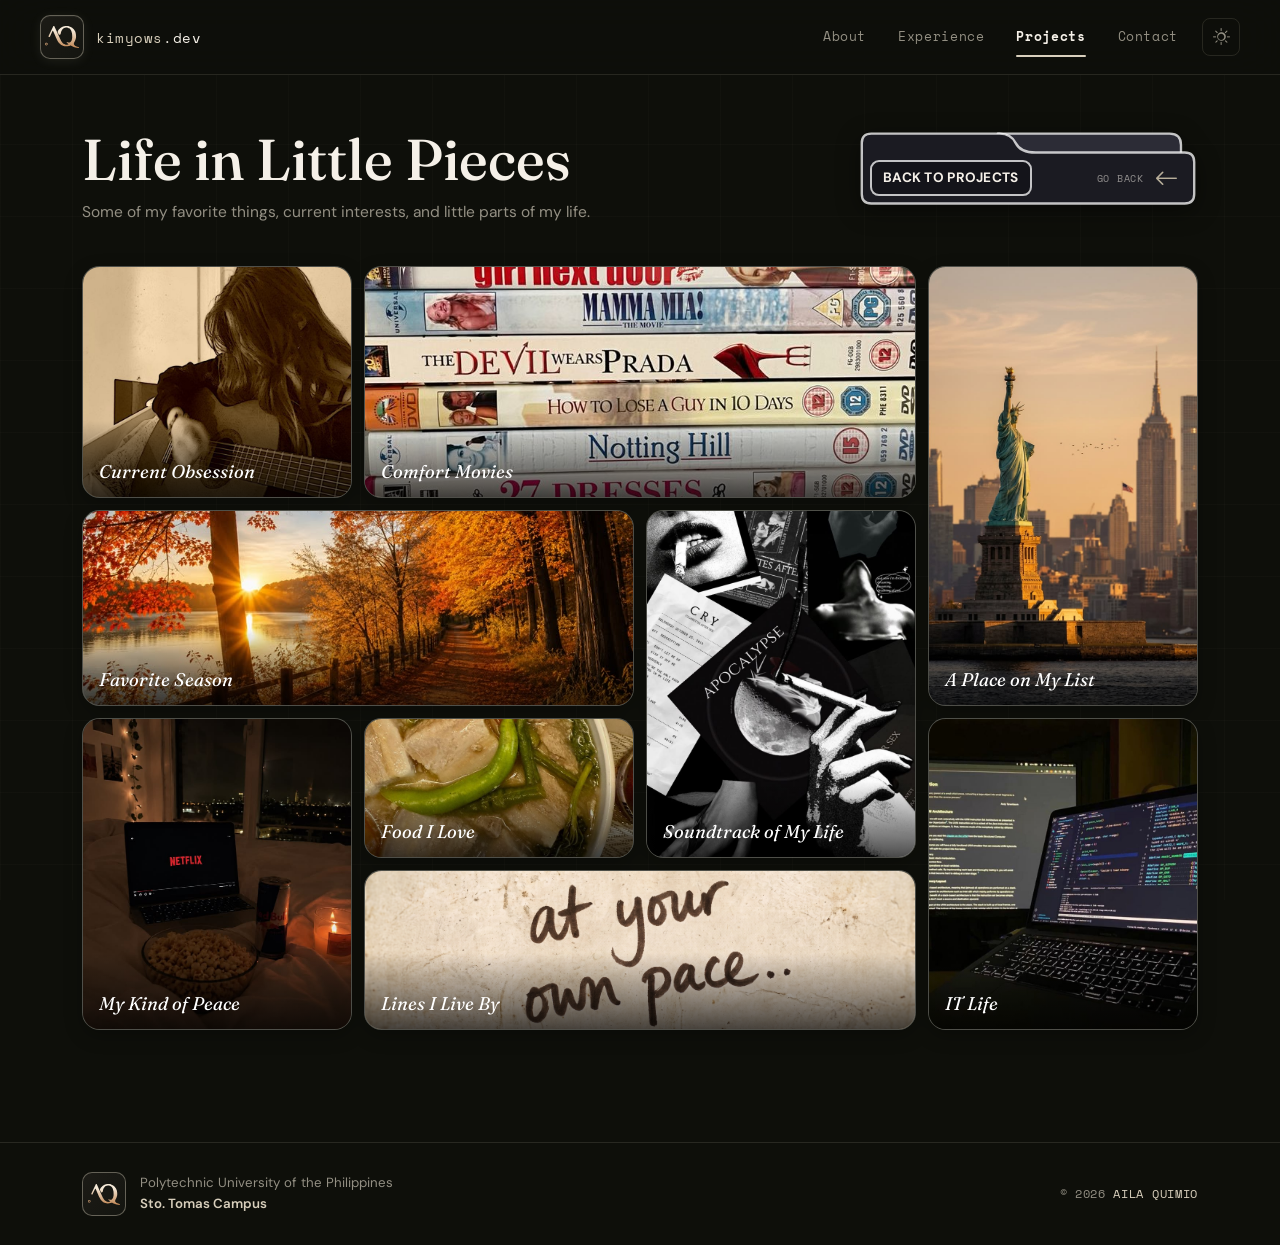
<file: bento.html>
<!DOCTYPE html>
<html lang="en">
<head>
  <meta charset="UTF-8" />
  <meta name="viewport" content="width=device-width, initial-scale=1.0" />
  <title>Bento Gallery — Aila Quimio</title>
  <link rel="icon" href="images/favicon.ico">

  <link rel="preconnect" href="https://fonts.googleapis.com">
  <link rel="preconnect" href="https://fonts.gstatic.com" crossorigin>
  <link href="https://fonts.googleapis.com/css2?family=Space+Mono:wght@400;700&family=DM+Sans:ital,opsz,wght@0,9..40,300;0,9..40,400;0,9..40,500;0,9..40,700;1,9..40,400&family=Fraunces:ital,opsz,wght@0,9..144,400;0,9..144,500;0,9..144,700;1,9..144,400&display=swap" rel="stylesheet">
  <link href="https://cdn.jsdelivr.net/npm/bootstrap@5.3.3/dist/css/bootstrap.min.css" rel="stylesheet">
  <link href="https://cdn.jsdelivr.net/npm/bootstrap-icons@1.11.3/font/bootstrap-icons.css" rel="stylesheet">
  <link rel="stylesheet" href="style.css">

  <style>
    .bento {
      display: grid;
      grid-template-columns: 1fr;
      grid-auto-rows: 13rem;
      gap: .75rem;
    }

    .bento-card {
      position: relative;
      overflow: hidden;
      border-radius: 1.1rem;
      background: rgba(128, 128, 128, .2);
      background: color-mix(in srgb, var(--p-text) 12%, transparent);
      border: 1px solid color-mix(in srgb, var(--p-text) 18%, transparent);
      box-shadow: 0 6px 18px rgba(0, 0, 0, .25);
      transition: transform .3s ease, box-shadow .3s ease;
    }
    .bento-card:hover {
      transform: translateY(-4px);
      box-shadow: 0 12px 26px rgba(0, 0, 0, .35);
    }

    .bento-card > i {
      position: absolute;
      top: 50%; left: 50%;
      transform: translate(-50%, -50%);
      font-size: 2rem;
      color: var(--p-text);
      opacity: .35;
    }

    .bento-card img {
      position: absolute;
      inset: 0;
      width: 100%;
      height: 100%;
      object-fit: cover;
      z-index: 1;
      transition: transform .5s ease;
    }
    .bento-card:hover img { transform: scale(1.05); }

    .bento-caption {
      position: absolute;
      left: 0; right: 0; bottom: 0;
      z-index: 2;
      padding: 2.5rem 1rem .9rem;
      color: #fff;
      background: linear-gradient(to top, rgba(0, 0, 0, .7), transparent);
    }
    .bento-caption h3 {
      margin: 0;
      font-family: 'Fraunces', serif;
      font-style: italic;
      font-weight: 400;
      font-size: 1.15rem;
    }
    .bento-caption p {
      margin: .15rem 0 0;
      font-size: .62rem;
      letter-spacing: .08em;
      text-transform: uppercase;
      opacity: .85;
    }

    .b-places { grid-area: places; }
    .b-movies { grid-area: movies; }
    .b-dream  { grid-area: dream; }
    .b-home   { grid-area: home; }
    .b-sound  { grid-area: sound; }
    .b-joys   { grid-area: joys; }
    .b-atomic { grid-area: atomic; }
    .b-inspo  { grid-area: inspo; }
    .b-adv    { grid-area: adv; }

    /* Tablet: 2 columns, wide cards span both */
    @media (min-width: 576px) {
      .bento {
        grid-template-columns: repeat(2, 1fr);
        grid-auto-rows: 12rem;
        grid-auto-flow: dense;
      }
      .bento-card { grid-area: auto; }
      .b-movies, .b-home, .b-inspo { grid-column: span 2; }
    }
    @media (max-width: 991.98px) {
      .bento .row,
      .bento .row > * {
        display: contents;
      }

      .bento-card {
        grid-area: auto;
      }

      .b-adv {
        order: 1;
      }

      .bento.reveal {
        opacity: 1 !important;
        visibility: visible !important;
        transform: none !important;
      }
      .bento .bento-card {
        display: block;
        width: 100%;
        height: 100% !important;
        min-height: 12rem;
      }
    }

    @media (max-width: 991.98px) {
      .bento {
        display: grid !important;
        grid-template-columns: repeat(2, minmax(0, 1fr)) !important;
        grid-template-rows: none !important;
        grid-auto-rows: 9.5rem !important;
        grid-auto-flow: row !important;
        gap: .75rem !important;
      }
      .bento .row,
      .bento .row > * { display: contents !important; }

      .bento .bento-card { min-height: 0 !important; margin: 0 !important; }
      .bento .b-adv { order: 0 !important; }

      .bento .b-movies { grid-column: 1 / 3 !important; grid-row: 1 !important; }      /* wide  */
      .bento .b-dream  { grid-column: 1 !important;     grid-row: 2 / 4 !important; }  /* tall  */
      .bento .b-places { grid-column: 2 !important;     grid-row: 2 !important; }      /* small */
      .bento .b-sound  { grid-column: 2 !important;     grid-row: 3 !important; }      /* small */
      .bento .b-home   { grid-column: 1 / 3 !important; grid-row: 4 !important; }      /* wide  */
      .bento .b-joys   { grid-column: 1 !important;     grid-row: 5 / 7 !important; }  /* tall  */
      .bento .b-atomic { grid-column: 2 !important;     grid-row: 5 !important; }      /* small */
      .bento .b-adv    { grid-column: 2 !important;     grid-row: 6 !important; }      /* small */
      .bento .b-inspo  { grid-column: 1 / 3 !important; grid-row: 7 !important; }      /* wide  */
    }
    @media (min-width: 576px) and (max-width: 991.98px) {
      .bento { grid-auto-rows: 11rem !important; }
    }

    @media (min-width: 992px) {
      .bento {
        --h1: 15.25rem; --h2: 13rem; --h3: 9.5rem; --h4: 10.75rem;
        display: block;
        margin-block: -.375rem;         
      }
      .bento .row { --bs-gutter-x: .75rem; }
      .bento .p-1 { padding: .375rem !important; }   
      .bento .row > * { height: 100%; }

      .bento-row-1 { height: var(--h1); }
      .bento-row-2 { height: var(--h2); }
      .bento-row-3 { height: var(--h3); }
      .bento-row-4 { height: var(--h4); }

      .bento .row > .bento-span-12 { height: calc(var(--h1) + var(--h2)); }
      .bento .row > .bento-span-23 { height: calc(var(--h2) + var(--h3)); }
      .bento .row > .bento-span-34 { height: calc(var(--h3) + var(--h4)); }

    
      .p-page > .container { position: relative; }
      .p-page > .container > .p-folder-wrap {
        position: absolute;
        top: 0;
        right: calc(var(--bs-gutter-x, 1.5rem) * .5);
        margin: 0;
        width: 340px;
      }
    }

    /* ── Web Development folder (clickable) ── */
    .p-folder-wrap { display: flex; justify-content: flex-end; margin: 1.5rem 0 0; z-index: 10; }
    .p-folder {
      --f-body: #1b1b22;
      --f-tab: #2c2c36;
      --f-line: rgba(255,255,255,.75);
      --f-label-bg: #14141a;
      --f-shadow: rgba(0,0,0,.45);
      --f-accent: var(--p-accent, #8b9cff);
      position: relative;
      display: block;
      width: min(340px, 100%);
      aspect-ratio: 360 / 84;
      color: var(--p-text, #fff);
      text-decoration: none;
      transition: transform .3s ease;
    }
    :root[data-theme="light"] .p-folder {
      --f-body: #f1f1f3;
      --f-tab: #cfd0d4;
      --f-line: #15151a;
      --f-label-bg: #ffffff;
      --f-shadow: rgba(0,0,0,.18);
    }
    .p-folder:hover, .p-folder:focus-visible { transform: translateY(-4px); color: var(--p-text, #fff); }
    .p-folder:focus-visible { outline: 2px solid var(--f-accent); outline-offset: 6px; border-radius: 16px; }
    .p-folder svg {
      width: 100%; height: 100%; display: block; overflow: visible;
      filter: drop-shadow(0 6px 12px var(--f-shadow));
      transition: filter .3s ease;
    }
    .p-folder:hover svg { filter: drop-shadow(0 10px 18px var(--f-shadow)); }
    .p-folder .f-tab, .p-folder .f-body {
      stroke: var(--f-line); stroke-width: 2.5; stroke-linejoin: round;
      transition: fill .3s ease, stroke .3s ease, transform .3s ease;
    }
    .p-folder .f-tab { fill: var(--f-tab); }
    .p-folder .f-body { fill: var(--f-body); }
    .p-folder:hover .f-tab { transform: translateY(-3px); }
    .p-folder:hover .f-body, .p-folder:focus-visible .f-body { stroke: var(--f-accent); }
    .p-folder:hover .f-tab, .p-folder:focus-visible .f-tab { stroke: var(--f-accent); }

    .p-folder-icon {
      position: absolute; right: 6%; top: 63%;
      transform: translateY(-50%);
      display: flex; flex-direction: row; align-items: center; gap: .6rem;
      font-size: 1.5rem; line-height: 1; color: var(--f-accent);
      opacity: .9; pointer-events: none;
      transition: transform .3s ease;
    }
    .p-folder:hover .p-folder-icon { transform: translateY(-50%) translateX(-3px) scale(1.06); }
    .p-folder-open {
      font-family: 'Space Mono', monospace; font-size: .6rem; letter-spacing: .08em;
      text-transform: uppercase; color: var(--p-text, #fff); opacity: .6; order: -1;
    }
    .p-folder-label {
      position: absolute; left: 3.5%; top: 63%; transform: translateY(-50%);
      padding: .25rem .7rem;
      font-family: 'DM Sans', sans-serif; font-weight: 700; font-size: .85rem;
      letter-spacing: .02em; text-transform: uppercase; white-space: nowrap;
      background: var(--f-label-bg); border: 2px solid var(--f-line); border-radius: 9px;
      transition: border-color .3s ease, color .3s ease;
    }
    .p-folder:hover .p-folder-label { border-color: var(--f-accent); color: var(--f-accent); }
    @media (max-width: 399.98px) { .p-folder-open { display: none; } }
    @media (prefers-reduced-motion: reduce) {
      .p-folder, .p-folder * { transition: none !important; }
    }

    /* Fallback: if portfolio.js is missing, keep .reveal content visible */
    .reveal-fallback .reveal {
      opacity: 1 !important;
      visibility: visible !important;
      transform: none !important;
    }
  </style>

  <script>
    if (localStorage.getItem('portfolio-theme') === 'light')
      document.documentElement.setAttribute('data-theme', 'light');
  </script>
</head>

<body>

  <!-- ═══════════════════════════════════════
       NAVIGATION BAR
  ═══════════════════════════════════════ -->
  <nav class="p-navbar">
      <div class="p-nav-inner">
        <a href="about.html" class="p-nav-logo">
          <div class="p-nav-logo-placeholder" title="Replace with logo">
            <img src="aq.svg" alt="Logo"> 
          </div>
          <span class="p-nav-brand">kimyows<span>.dev</span></span>
        </a>
      <div class="p-nav-links">
        <a href="https://kimyows.github.io/index.html"        class="p-nav-link" data-page="about">About</a>
        <a href="https://kimyows.github.io/experience.html" class="p-nav-link" data-page="experience">Experience</a>
        <a href="https://kimyows.github.io/projects.html"     class="p-nav-link" data-page="projects">Projects</a>
                <a href="https://kimyows.github.io/contact.html"      class="p-nav-link" data-page="contact">Contact</a>
        <button class="p-theme-toggle" id="themeToggle"><i class="bi bi-sun" id="themeIcon"></i></button>
      </div>
      <div class="p-nav-mobile-right">
        <button class="p-theme-toggle" id="themeToggleMobile"><i class="bi bi-sun" id="themeIconMobile"></i></button>
        <button class="p-hamburger" data-bs-toggle="offcanvas" data-bs-target="#mobileMenu"><i class="bi bi-list"></i></button>
      </div>
    </div>
  </nav>

  <div class="offcanvas offcanvas-end p-offcanvas" id="mobileMenu" tabindex="-1">
    <div class="offcanvas-header">
      <span class="p-nav-brand">kimyows<span style="color:var(--p-text)">.dev</span></span>
      <button type="button" class="p-hamburger" data-bs-dismiss="offcanvas"><i class="bi bi-x-lg"></i></button>
    </div>
    <div class="offcanvas-body">
      <nav class="p-mobile-nav">
        <a href="index.html"        class="p-mobile-link" data-page="about"><i class="bi bi-chevron-right me-2" style="font-size:.65rem;opacity:.5;"></i>About</a>
        <a href="https://kimyows.github.io/experience.html" class="p-mobile-link" data-page="experience"><i class="bi bi-chevron-right me-2" style="font-size:.65rem;opacity:.5;"></i>Experience</a>
        <a href="https://kimyows.github.io/projects.html"     class="p-mobile-link" data-page="projects"><i class="bi bi-chevron-right me-2" style="font-size:.65rem;opacity:.5;"></i>Projects</a>
                <a href="https://kimyows.github.io/contact.html"      class="p-mobile-link" data-page="contact"><i class="bi bi-chevron-right me-2" style="font-size:.65rem;opacity:.5;"></i>Contact</a>
      </nav>
    </div>
  </div>


  <!-- ═══════════════════════════════════════
       BENTO GALLERY SECTION
  ═══════════════════════════════════════ -->
  <section class="p-page p-section" style="padding-top: 8rem;">
    <div class="container">
      <h2 class="p-section-title reveal">Life in Little Pieces</h2>
      <p class="p-achievements-sub reveal">Some of my favorite things, current interests, and little parts of my life.</p>

      <div class="bento reveal">

        <div class="row bento-row-1">
          <div class="col-3 p-1">
            <div class="card bento-card b-places h-100">
              <i class="bi bi-image"></i>
              <img src="images/guitar.jpg" alt="Places I Want to Go" onerror="this.style.display='none'">
              <div class="bento-caption">
                <h3>Current Obsession</h3>
              </div>
            </div>
          </div>
          <div class="col-6 p-1">
            <div class="card bento-card b-movies h-100">
              <i class="bi bi-image"></i>
              <img src="images/romcom.jpg" alt="Favorite Movies" onerror="this.style.display='none'">
              <div class="bento-caption">
                <h3>Comfort Movies</h3>
              </div>
            </div>
          </div>
          <div class="col-3 p-1 bento-span-12">
            <div class="card bento-card b-dream h-100">
              <i class="bi bi-image"></i>
              <img src="images/nyc.jpg" alt="Dream Life" onerror="this.style.display='none'">
              <div class="bento-caption">
                <h3>A Place on My List</h3>
              </div>
            </div>
          </div>
        </div>

        <div class="row bento-row-2">
          <div class="col-6 p-1">
            <div class="card bento-card b-home h-100">
              <i class="bi bi-image"></i>
              <img src="images/autumn.jpg" alt="My Dream Home" onerror="this.style.display='none'">
              <div class="bento-caption">
                <h3>Favorite Season</h3>
              </div>
            </div>
          </div>
          <div class="col-3 p-1 bento-span-23">
            <div class="card bento-card b-sound h-100">
              <i class="bi bi-image"></i>
              <img src="images/cas.jpg" alt="Soundtrack of My Life" onerror="this.style.display='none'">
              <div class="bento-caption">
                <h3>Soundtrack of My Life</h3>
              </div>
            </div>
          </div>
        </div>

        <div class="row bento-row-3">
          <div class="col-3 p-1 bento-span-34">
            <div class="card bento-card b-joys h-100">
              <i class="bi bi-image"></i>
              <img src="images/netflix.jpg" alt="Little Joys" onerror="this.style.display='none'">
              <div class="bento-caption">
                <h3>My Kind of Peace</h3>
              </div>
            </div>
          </div>
          <div class="col-3 p-1">
            <div class="card bento-card b-atomic h-100">
              <i class="bi bi-image"></i>
              <img src="images/sinigang.jpg" alt="Atomic Habits" onerror="this.style.display='none'">
              <div class="bento-caption">
                <h3>Food I Love</h3>
              </div>
            </div>
          </div>
          <div class="col-3 offset-3 p-1 bento-span-34">
            <div class="card bento-card b-adv h-100">
              <i class="bi bi-image"></i>
              <img src="images/coding.jpg" alt="Adventure" onerror="this.style.display='none'">
              <div class="bento-caption">
                <h3>IT Life</h3>
              </div>
            </div>
          </div>
        </div>

        <div class="row bento-row-4">
          <div class="col-6 offset-3 p-1">
            <div class="card bento-card b-inspo h-100">
              <i class="bi bi-image"></i>
              <img src="images/quote.jpg" alt="Inspiration" onerror="this.style.display='none'">
              <div class="bento-caption">
                <h3>Lines I Live By</h3>
              </div>
            </div>
          </div>
        </div>

      </div>

      <!-- Back to Projects folder -->
      <div class="p-folder-wrap reveal">
        <a href="https://kimyows.github.io/projects.html" class="p-folder" aria-label="Back to Projects">
          <svg viewBox="0 0 360 84" xmlns="http://www.w3.org/2000/svg" aria-hidden="true">
            <path class="f-tab" d="M148 6 H330 Q342 6 342 18 V36 H172 Z"/>
            <path class="f-body" d="M14 6 H150 Q162 6 167 16 Q172 26 188 26 H346 Q356 26 356 36 V70 Q356 80 346 80 H14 Q4 80 4 70 V16 Q4 6 14 6 Z"/>
          </svg>
          <span class="p-folder-icon"><i class="bi bi-arrow-left"></i><span class="p-folder-open">Go back</span></span>
          <span class="p-folder-label">Back to Projects</span>
        </a>
      </div>
    </div>
  </section>


  <!-- FOOTER -->
  <footer>
    <div class="container">
      <div class="p-footer-inner">
        <div class="p-footer-left">
          <div class="p-footer-logo-placeholder" title="Add school logo">
             <img src="aq.svg" alt="AQ Logo">
          </div>
          <div>
            <div class="p-footer-school-name">Polytechnic University of the Philippines</div>
            <div class="p-footer-campus">Sto. Tomas Campus</div>
          </div>
        </div>
        <div class="p-footer-right">&copy; 2026 <span>Aila Quimio</span></div>
      </div>
    </div>
  </footer>

  <script src="https://cdn.jsdelivr.net/npm/bootstrap@5.3.3/dist/js/bootstrap.bundle.min.js"></script>
  <script src="portfolio.js" onerror="document.documentElement.classList.add('reveal-fallback')"></script>
  <script>if (typeof setActivePage === 'function') setActivePage('projects');</script>
</body>
</html>
</file>
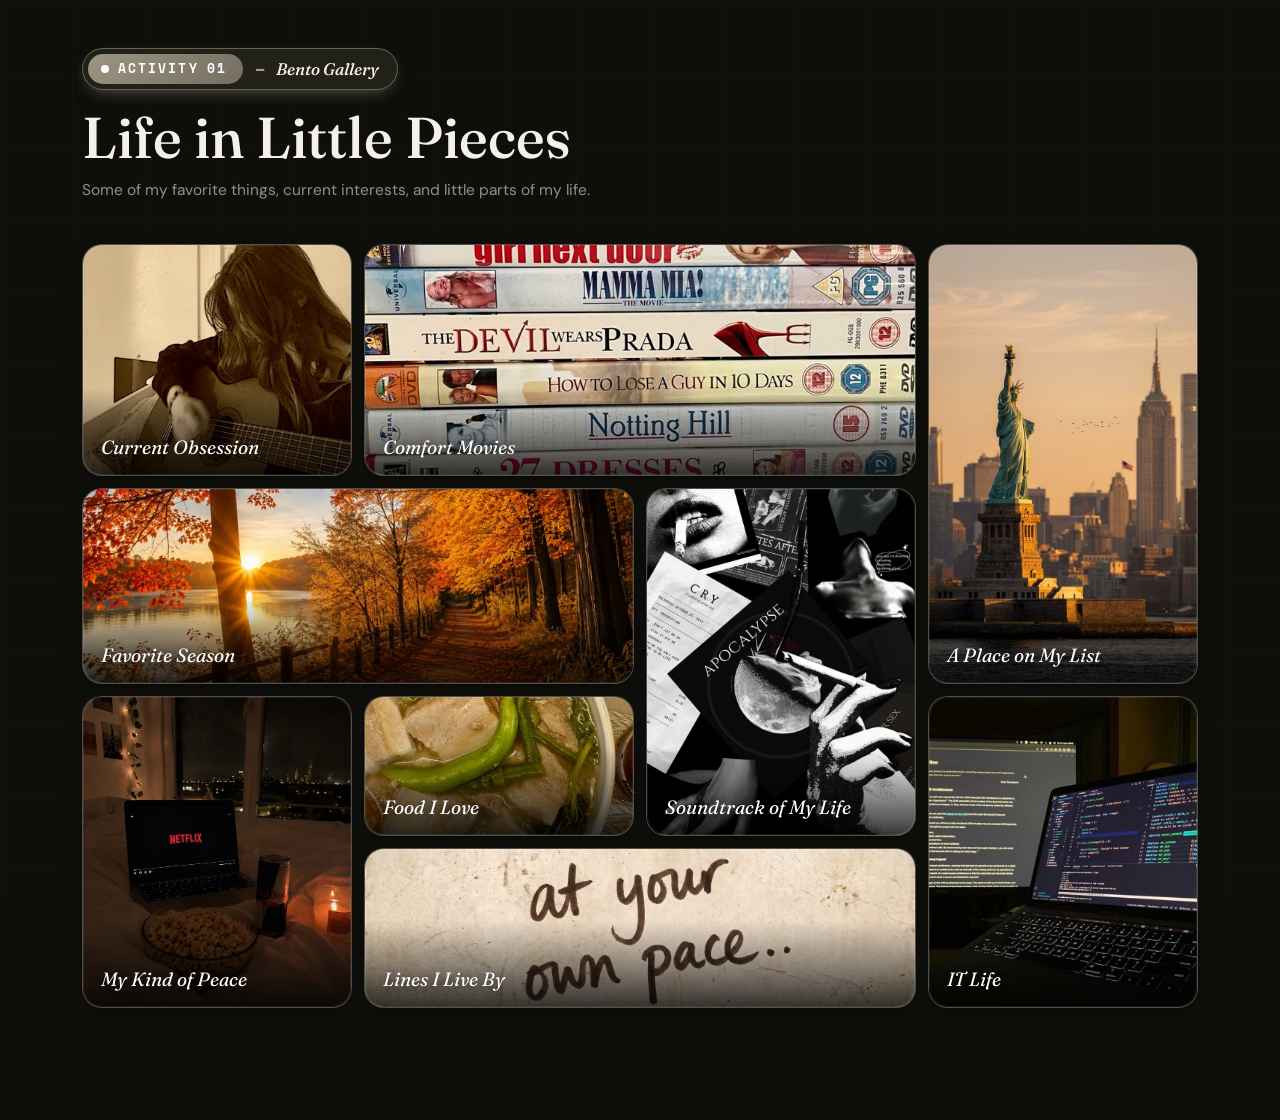
<file: Act01/bento.html>
<!DOCTYPE html>
<html lang="en">
<head>
  <meta charset="UTF-8" />
  <meta name="viewport" content="width=device-width, initial-scale=1.0" />
  <title>Bento Gallery — Aila Quimio</title>
  <link rel="icon" href="images/favicon.ico">

  <link rel="preconnect" href="https://fonts.googleapis.com">
  <link rel="preconnect" href="https://fonts.gstatic.com" crossorigin>
  <link href="https://fonts.googleapis.com/css2?family=Space+Mono:wght@400;700&family=DM+Sans:ital,opsz,wght@0,9..40,300;0,9..40,400;0,9..40,500;0,9..40,700;1,9..40,400&family=Fraunces:ital,opsz,wght@0,9..144,400;0,9..144,500;0,9..144,700;1,9..144,400&display=swap" rel="stylesheet">
  <link href="https://cdn.jsdelivr.net/npm/bootstrap@5.3.3/dist/css/bootstrap.min.css" rel="stylesheet">
  <link href="https://cdn.jsdelivr.net/npm/bootstrap-icons@1.11.3/font/bootstrap-icons.css" rel="stylesheet">
  <link rel="stylesheet" href="style.css">

  <style>
    html, body { overflow: hidden !important; }

    .bento {
      display: grid;
      grid-template-columns: 1fr;
      grid-auto-rows: 13rem;
      gap: .75rem;
    }

    .bento-card {
      position: relative;
      overflow: hidden;
      border-radius: 1.25rem;
      isolation: isolate;
      background: rgba(128, 128, 128, .2);
      background: color-mix(in srgb, var(--p-text) 12%, transparent);
      border: 1px solid color-mix(in srgb, var(--p-text) 18%, transparent);
      box-shadow: 0 1px 2px rgba(0, 0, 0, .2), 0 10px 24px -8px rgba(0, 0, 0, .35);
      transition: transform .3s ease, box-shadow .3s ease, border-color .3s ease;
    }
    .bento-card:hover {
      transform: translateY(-4px);
      border-color: color-mix(in srgb, var(--p-accent, #8b9cff) 55%, transparent);
      box-shadow: 0 2px 4px rgba(0, 0, 0, .2), 0 18px 34px -10px rgba(0, 0, 0, .5);
    }
   
    .bento-card::after {
      content: "";
      position: absolute;
      inset: 0;
      z-index: 3;
      border-radius: inherit;
      box-shadow: inset 0 0 0 1px rgba(255, 255, 255, .08);
      pointer-events: none;
    }

    .bento-card > i {
      position: absolute;
      top: 50%; left: 50%;
      transform: translate(-50%, -50%);
      font-size: 2rem;
      color: var(--p-text);
      opacity: .35;
    }

    .bento-card img {
      position: absolute;
      inset: 0;
      width: 100%;
      height: 100%;
      object-fit: cover;
      z-index: 1;
      transition: transform .5s ease;
    }
    .bento-card:hover img { transform: scale(1.05); }

    .bento-caption {
      position: absolute;
      left: 0; right: 0; bottom: 0;
      z-index: 2;
      padding: 3rem 1.1rem 1rem;
      color: #fff;
      background: linear-gradient(to top, rgba(0, 0, 0, .78), rgba(0, 0, 0, .35) 55%, transparent);
    }
    .bento-caption h3 {
      margin: 0;
      font-family: 'Fraunces', serif;
      font-style: italic;
      font-weight: 400;
      font-size: 1.2rem;
      line-height: 1.2;
      text-shadow: 0 1px 8px rgba(0, 0, 0, .45);
    }
    .bento-caption p {
      margin: .15rem 0 0;
      font-size: .62rem;
      letter-spacing: .08em;
      text-transform: uppercase;
      opacity: .85;
    }

    .b-places { grid-area: places; }
    .b-movies { grid-area: movies; }
    .b-dream  { grid-area: dream; }
    .b-home   { grid-area: home; }
    .b-sound  { grid-area: sound; }
    .b-joys   { grid-area: joys; }
    .b-atomic { grid-area: atomic; }
    .b-inspo  { grid-area: inspo; }
    .b-adv    { grid-area: adv; }

    @media (min-width: 576px) {
      .bento {
        grid-template-columns: repeat(2, 1fr);
        grid-auto-rows: 12rem;
        grid-auto-flow: dense;
      }
      .bento-card { grid-area: auto; }
      .b-movies, .b-home, .b-inspo { grid-column: span 2; }
    }
    @media (max-width: 991.98px) {
      .bento .row,
      .bento .row > * {
        display: contents;
      }

      .bento-card {
        grid-area: auto;
      }

      .b-adv {
        order: 1;
      }

      .bento.reveal {
        opacity: 1 !important;
        visibility: visible !important;
        transform: none !important;
      }
      .bento .bento-card {
        display: block;
        width: 100%;
        height: 100% !important;
        min-height: 12rem;
      }
    }

    @media (max-width: 991.98px) {
      .bento {
        display: grid !important;
        grid-template-columns: repeat(2, minmax(0, 1fr)) !important;
        grid-template-rows: none !important;
        grid-auto-rows: 9.5rem !important;
        grid-auto-flow: row !important;
        gap: .75rem !important;
      }
      .bento .row,
      .bento .row > * { display: contents !important; }

      .bento .bento-card { min-height: 0 !important; margin: 0 !important; }
      .bento .b-adv { order: 0 !important; }

      .bento .b-movies { grid-column: 1 / 3 !important; grid-row: 1 !important; }      /* wide  */
      .bento .b-dream  { grid-column: 1 !important;     grid-row: 2 / 4 !important; }  /* tall  */
      .bento .b-places { grid-column: 2 !important;     grid-row: 2 !important; }      /* small */
      .bento .b-sound  { grid-column: 2 !important;     grid-row: 3 !important; }      /* small */
      .bento .b-home   { grid-column: 1 / 3 !important; grid-row: 4 !important; }      /* wide  */
      .bento .b-joys   { grid-column: 1 !important;     grid-row: 5 / 7 !important; }  /* tall  */
      .bento .b-atomic { grid-column: 2 !important;     grid-row: 5 !important; }      /* small */
      .bento .b-adv    { grid-column: 2 !important;     grid-row: 6 !important; }      /* small */
      .bento .b-inspo  { grid-column: 1 / 3 !important; grid-row: 7 !important; }      /* wide  */
    }
    @media (min-width: 576px) and (max-width: 991.98px) {
      .bento { grid-auto-rows: 11rem !important; }
    }

    @media (min-width: 992px) {
      .bento {
        --h1: 15.25rem; --h2: 13rem; --h3: 9.5rem; --h4: 10.75rem;
        display: block;
        margin-block: -.375rem;         
      }
      .bento .row { --bs-gutter-x: .75rem; }
      .bento .p-1 { padding: .375rem !important; }   
      .bento .row > * { height: 100%; }

      .bento-row-1 { height: var(--h1); }
      .bento-row-2 { height: var(--h2); }
      .bento-row-3 { height: var(--h3); }
      .bento-row-4 { height: var(--h4); }

      .bento .row > .bento-span-12 { height: calc(var(--h1) + var(--h2)); }
      .bento .row > .bento-span-23 { height: calc(var(--h2) + var(--h3)); }
      .bento .row > .bento-span-34 { height: calc(var(--h3) + var(--h4)); }

      .p-page > .container > .p-folder-wrap {
        justify-content: flex-end;
        margin: 1.75rem 0 0;
      }
    }

    /* ── Activity indicator ── */
    .p-activity {
      display: flex;
      margin: 0 0 1rem;
    }
    .p-activity-badge {
      display: inline-flex;
      align-items: center;
      gap: .7rem;
      max-width: 100%;
      padding: .3rem 1.15rem .3rem .3rem;
      border-radius: 999px;
      background: rgba(139, 156, 255, .1);
      background: color-mix(in srgb, var(--p-accent, #8b9cff) 10%, transparent);
      border: 1px solid rgba(139, 156, 255, .4);
      border: 1px solid color-mix(in srgb, var(--p-accent, #8b9cff) 40%, transparent);
      box-shadow: 0 6px 18px -8px rgba(139, 156, 255, .55);
      box-shadow: 0 6px 18px -8px color-mix(in srgb, var(--p-accent, #8b9cff) 55%, transparent);
    }
    /* Solid "ACTIVITY 01" tag */
    .p-activity-tag {
      display: inline-flex;
      align-items: center;
      gap: .55rem;
      padding: .55rem 1rem .55rem .85rem;
      border-radius: 999px;
      font-family: 'Space Mono', monospace;
      font-size: .8rem;
      font-weight: 700;
      line-height: 1;
      letter-spacing: .16em;
      text-transform: uppercase;
      white-space: nowrap;
      color: #fff;
      background: #5d6bd6;
      background: linear-gradient(135deg,
        color-mix(in srgb, var(--p-accent, #8b9cff) 78%, #000),
        color-mix(in srgb, var(--p-accent, #8b9cff) 58%, #000));
    }
    .p-activity-tag::before {
      content: "";
      width: .5rem;
      height: .5rem;
      border-radius: 50%;
      background: #fff;
      box-shadow: 0 0 0 0 rgba(255, 255, 255, .6);
      animation: p-activity-pulse 2.4s ease-out infinite;
    }
    .p-activity-tag b { font-weight: 700; }
    @keyframes p-activity-pulse {
      0%   { box-shadow: 0 0 0 0 rgba(255, 255, 255, .55); }
      70%  { box-shadow: 0 0 0 .45rem rgba(255, 255, 255, 0); }
      100% { box-shadow: 0 0 0 0 rgba(255, 255, 255, 0); }
    }
    .p-activity-sep {
      color: var(--p-accent, #8b9cff);
      font-family: 'Space Mono', monospace;
      font-weight: 700;
      opacity: .8;
    }
   
    .p-activity-name {
      font-family: 'Fraunces', serif;
      font-style: italic;
      font-weight: 500;
      font-size: 1.05rem;
      line-height: 1;
      white-space: nowrap;
      color: var(--p-text, #fff);
    }
    @media (max-width: 399.98px) {
      .p-activity-badge { gap: .5rem; padding-right: .85rem; }
      .p-activity-tag { padding: .5rem .75rem .5rem .7rem; font-size: .7rem; letter-spacing: .12em; }
      .p-activity-name { font-size: .95rem; }
    }

    @media (max-width: 575.98px) {
      .bento-caption { padding: 2.25rem .8rem .7rem; }
      .bento-caption h3 { font-size: 1rem; }
    }
    @media (prefers-reduced-motion: reduce) {
      .bento-card, .bento-card img, .bento-caption h3::before { transition: none !important; }
      .p-activity-tag::before { animation: none; }
      .bento-card:hover, .bento-card:hover img { transform: none; }
    }

    /* ── Web Development folder (clickable) ── */
    .p-folder-wrap { display: flex; justify-content: flex-end; margin: 1.5rem 0 0; z-index: 10; }
    .p-folder {
      --f-body: #1b1b22;
      --f-tab: #2c2c36;
      --f-line: rgba(255,255,255,.75);
      --f-label-bg: #14141a;
      --f-shadow: rgba(0,0,0,.45);
      --f-accent: var(--p-accent, #8b9cff);
      position: relative;
      display: block;
      width: min(340px, 100%);
      aspect-ratio: 360 / 84;
      color: var(--p-text, #fff);
      text-decoration: none;
      transition: transform .3s ease;
    }
    :root[data-theme="light"] .p-folder {
      --f-body: #f1f1f3;
      --f-tab: #cfd0d4;
      --f-line: #15151a;
      --f-label-bg: #ffffff;
      --f-shadow: rgba(0,0,0,.18);
    }
    .p-folder:hover, .p-folder:focus-visible { transform: translateY(-4px); color: var(--p-text, #fff); }
    .p-folder:focus-visible { outline: 2px solid var(--f-accent); outline-offset: 6px; border-radius: 16px; }
    .p-folder svg {
      width: 100%; height: 100%; display: block; overflow: visible;
      filter: drop-shadow(0 6px 12px var(--f-shadow));
      transition: filter .3s ease;
    }
    .p-folder:hover svg { filter: drop-shadow(0 10px 18px var(--f-shadow)); }
    .p-folder .f-tab, .p-folder .f-body {
      stroke: var(--f-line); stroke-width: 2.5; stroke-linejoin: round;
      transition: fill .3s ease, stroke .3s ease, transform .3s ease;
    }
    .p-folder .f-tab { fill: var(--f-tab); }
    .p-folder .f-body { fill: var(--f-body); }
    .p-folder:hover .f-tab { transform: translateY(-3px); }
    .p-folder:hover .f-body, .p-folder:focus-visible .f-body { stroke: var(--f-accent); }
    .p-folder:hover .f-tab, .p-folder:focus-visible .f-tab { stroke: var(--f-accent); }

    .p-folder-icon {
      position: absolute; right: 6%; top: 63%;
      transform: translateY(-50%);
      display: flex; flex-direction: row; align-items: center; gap: .6rem;
      font-size: 1.5rem; line-height: 1; color: var(--f-accent);
      opacity: .9; pointer-events: none;
      transition: transform .3s ease;
    }
    .p-folder:hover .p-folder-icon { transform: translateY(-50%) translateX(-3px) scale(1.06); }
    .p-folder-open {
      font-family: 'Space Mono', monospace; font-size: .6rem; letter-spacing: .08em;
      text-transform: uppercase; color: var(--p-text, #fff); opacity: .6; order: -1;
    }
    .p-folder-label {
      position: absolute; left: 3.5%; top: 63%; transform: translateY(-50%);
      padding: .25rem .7rem;
      font-family: 'DM Sans', sans-serif; font-weight: 700; font-size: .85rem;
      letter-spacing: .02em; text-transform: uppercase; white-space: nowrap;
      background: var(--f-label-bg); border: 2px solid var(--f-line); border-radius: 9px;
      transition: border-color .3s ease, color .3s ease;
    }
    .p-folder:hover .p-folder-label { border-color: var(--f-accent); color: var(--f-accent); }
    @media (max-width: 399.98px) { .p-folder-open { display: none; } }
    @media (prefers-reduced-motion: reduce) {
      .p-folder, .p-folder * { transition: none !important; }
    }

    .p-navbar, .p-offcanvas, footer { display: none !important; }

    .reveal-fallback .reveal {
      opacity: 1 !important;
      visibility: visible !important;
      transform: none !important;
    }
  </style>

  <script>
    if (localStorage.getItem('portfolio-theme') === 'light')
      document.documentElement.setAttribute('data-theme', 'light');
  </script>
</head>

<body>

  <!-- ═══════════════════════════════════════
       NAVIGATION BAR
  ═══════════════════════════════════════ -->
  <nav class="p-navbar">
      <div class="p-nav-inner">
        <a href="about.html" class="p-nav-logo">
          <div class="p-nav-logo-placeholder" title="Replace with logo">
            <img src="aq.svg" alt="Logo"> 
          </div>
          <span class="p-nav-brand">kimyows<span>.dev</span></span>
        </a>
      <div class="p-nav-links">
        <a href="https://kimyows.github.io/index.html"        class="p-nav-link" data-page="about">About</a>
        <a href="https://kimyows.github.io/experience.html" class="p-nav-link" data-page="experience">Experience</a>
        <a href="https://kimyows.github.io/projects.html"     class="p-nav-link" data-page="projects">Projects</a>
                <a href="https://kimyows.github.io/contact.html"      class="p-nav-link" data-page="contact">Contact</a>
        <button class="p-theme-toggle" id="themeToggle"><i class="bi bi-sun" id="themeIcon"></i></button>
      </div>
      <div class="p-nav-mobile-right">
        <button class="p-theme-toggle" id="themeToggleMobile"><i class="bi bi-sun" id="themeIconMobile"></i></button>
        <button class="p-hamburger" data-bs-toggle="offcanvas" data-bs-target="#mobileMenu"><i class="bi bi-list"></i></button>
      </div>
    </div>
  </nav>

  <div class="offcanvas offcanvas-end p-offcanvas" id="mobileMenu" tabindex="-1">
    <div class="offcanvas-header">
      <span class="p-nav-brand">kimyows<span style="color:var(--p-text)">.dev</span></span>
      <button type="button" class="p-hamburger" data-bs-dismiss="offcanvas"><i class="bi bi-x-lg"></i></button>
    </div>
    <div class="offcanvas-body">
      <nav class="p-mobile-nav">
        <a href="index.html"        class="p-mobile-link" data-page="about"><i class="bi bi-chevron-right me-2" style="font-size:.65rem;opacity:.5;"></i>About</a>
        <a href="https://kimyows.github.io/experience.html" class="p-mobile-link" data-page="experience"><i class="bi bi-chevron-right me-2" style="font-size:.65rem;opacity:.5;"></i>Experience</a>
        <a href="https://kimyows.github.io/projects.html"     class="p-mobile-link" data-page="projects"><i class="bi bi-chevron-right me-2" style="font-size:.65rem;opacity:.5;"></i>Projects</a>
                <a href="https://kimyows.github.io/contact.html"      class="p-mobile-link" data-page="contact"><i class="bi bi-chevron-right me-2" style="font-size:.65rem;opacity:.5;"></i>Contact</a>
      </nav>
    </div>
  </div>


  <!-- ═══════════════════════════════════════
       BENTO GALLERY SECTION
  ═══════════════════════════════════════ -->
  <section class="p-page p-section" style="padding-top: 3rem;">
    <div class="container">
      <div class="p-activity reveal">
        <span class="p-activity-badge">
          <span class="p-activity-tag">Activity <b>01</b></span>
          <span class="p-activity-sep" aria-hidden="true">–</span>
          <span class="p-activity-name">Bento Gallery</span>
        </span>
      </div>
      <h2 class="p-section-title reveal">Life in Little Pieces</h2>
      <p class="p-achievements-sub reveal">Some of my favorite things, current interests, and little parts of my life.</p>

      <div class="bento reveal">

        <div class="row bento-row-1">
          <div class="col-3 p-1">
            <div class="card bento-card b-places h-100">
              <i class="bi bi-image"></i>
              <img src="images/guitar.jpg" alt="Places I Want to Go" onerror="this.style.display='none'">
              <div class="bento-caption">
                <h3>Current Obsession</h3>
              </div>
            </div>
          </div>
          <div class="col-6 p-1">
            <div class="card bento-card b-movies h-100">
              <i class="bi bi-image"></i>
              <img src="images/romcom.jpg" alt="Favorite Movies" onerror="this.style.display='none'">
              <div class="bento-caption">
                <h3>Comfort Movies</h3>
              </div>
            </div>
          </div>
          <div class="col-3 p-1 bento-span-12">
            <div class="card bento-card b-dream h-100">
              <i class="bi bi-image"></i>
              <img src="images/nyc.jpg" alt="Dream Life" onerror="this.style.display='none'">
              <div class="bento-caption">
                <h3>A Place on My List</h3>
              </div>
            </div>
          </div>
        </div>

        <div class="row bento-row-2">
          <div class="col-6 p-1">
            <div class="card bento-card b-home h-100">
              <i class="bi bi-image"></i>
              <img src="images/autumn.jpg" alt="My Dream Home" onerror="this.style.display='none'">
              <div class="bento-caption">
                <h3>Favorite Season</h3>
              </div>
            </div>
          </div>
          <div class="col-3 p-1 bento-span-23">
            <div class="card bento-card b-sound h-100">
              <i class="bi bi-image"></i>
              <img src="images/cas.jpg" alt="Soundtrack of My Life" onerror="this.style.display='none'">
              <div class="bento-caption">
                <h3>Soundtrack of My Life</h3>
              </div>
            </div>
          </div>
        </div>

        <div class="row bento-row-3">
          <div class="col-3 p-1 bento-span-34">
            <div class="card bento-card b-joys h-100">
              <i class="bi bi-image"></i>
              <img src="images/netflix.jpg" alt="Little Joys" onerror="this.style.display='none'">
              <div class="bento-caption">
                <h3>My Kind of Peace</h3>
              </div>
            </div>
          </div>
          <div class="col-3 p-1">
            <div class="card bento-card b-atomic h-100">
              <i class="bi bi-image"></i>
              <img src="images/sinigang.jpg" alt="Atomic Habits" onerror="this.style.display='none'">
              <div class="bento-caption">
                <h3>Food I Love</h3>
              </div>
            </div>
          </div>
          <div class="col-3 offset-3 p-1 bento-span-34">
            <div class="card bento-card b-adv h-100">
              <i class="bi bi-image"></i>
              <img src="images/coding.jpg" alt="Adventure" onerror="this.style.display='none'">
              <div class="bento-caption">
                <h3>IT Life</h3>
              </div>
            </div>
          </div>
        </div>

        <div class="row bento-row-4">
          <div class="col-6 offset-3 p-1">
            <div class="card bento-card b-inspo h-100">
              <i class="bi bi-image"></i>
              <img src="images/quote.jpg" alt="Inspiration" onerror="this.style.display='none'">
              <div class="bento-caption">
                <h3>Lines I Live By</h3>
              </div>
            </div>
          </div>
        </div>

      </div>
  </section>


  <!-- FOOTER -->
  <footer>
    <div class="container">
      <div class="p-footer-inner">
        <div class="p-footer-left">
          <div class="p-footer-logo-placeholder" title="Add school logo">
             <img src="aq.svg" alt="AQ Logo">
          </div>
          <div>
            <div class="p-footer-school-name">Polytechnic University of the Philippines</div>
            <div class="p-footer-campus">Sto. Tomas Campus</div>
          </div>
        </div>
        <div class="p-footer-right">&copy; 2026 <span>Aila Quimio</span></div>
      </div>
    </div>
  </footer>

  <script src="https://cdn.jsdelivr.net/npm/bootstrap@5.3.3/dist/js/bootstrap.bundle.min.js"></script>
  <script src="portfolio.js" onerror="document.documentElement.classList.add('reveal-fallback')"></script>
  <script>if (typeof setActivePage === 'function') setActivePage('projects');</script>
</body>
</html>
</file>
<file: Act01/style.css>
/* ================================================================
   PORTFOLIO CSS — Aila Quimio  (Enhanced 2026)
   Earthy Palette: Smoky Black · Olive Drab · Bone · Floral White
================================================================ */

/* ── CSS CUSTOM PROPERTIES ── */
:root {
  --p-smoky:    #11120D;
  --p-olive:    #565449;
  --p-bone:     #D8CFBC;
  --p-floral:   #FFFBF4;

  /* Dark mode (default) — refined, more elegant */
  --p-bg:       #0E0F0A;
  --p-bg2:      #141510;
  --p-bg3:      #1c1b16;
  --p-border:   rgba(216, 207, 188, .13);
  --p-border-h: rgba(216, 207, 188, .40);
  --p-text:     #F5F0E8;
  --p-muted:    #938f83;
  --p-card:     rgba(28, 27, 22, .90);
  --p-nav:      rgba(14, 15, 10, .90);
  --p-glow:     rgba(216, 207, 188, .26);
  --p-glow2:    rgba(216, 207, 188, .09);
  --p-accent:   #C9BFA8;

  --p-mono:  'Space Mono', monospace;
  --p-sans:  'DM Sans', sans-serif;
  --p-serif: 'Fraunces', Georgia, serif;
  --p-trans: all .3s cubic-bezier(.4, 0, .2, 1);
}

/* Light mode — warm, balanced, clean contrast */
[data-theme="light"] {
  --p-bg:       #F7F3EC;
  --p-bg2:      #EDE7D9;
  --p-bg3:      #E3DBC8;
  --p-border:   rgba(60, 56, 46, .16);
  --p-border-h: rgba(60, 56, 46, .42);
  --p-text:     #1A190F;
  --p-muted:    #5A5649;
  --p-card:     rgba(255, 252, 246, .96);
  --p-nav:      rgba(247, 243, 236, .94);
  --p-glow:     rgba(86, 84, 73, .18);
  --p-glow2:    rgba(86, 84, 73, .07);
  --p-accent:   #6B6354;
  --p-bone:     #5A5649;
}

/* ── BASE ── */
html { scroll-behavior: smooth; }

body {
  background: var(--p-bg);
  color: var(--p-text);
  font-family: var(--p-sans);
  font-size: 17px;
  line-height: 1.75;
  overflow-x: hidden;
  transition: background .4s ease, color .4s ease;
  min-height: 100vh;
}

/* Subtle grid texture */
body::before {
  content: '';
  position: fixed;
  inset: 0;
  background-image:
    linear-gradient(rgba(216, 207, 188, .022) 1px, transparent 1px),
    linear-gradient(90deg, rgba(216, 207, 188, .022) 1px, transparent 1px);
  background-size: 72px 72px;
  pointer-events: none;
  z-index: 0;
}

[data-theme="light"] body::before {
  background-image:
    linear-gradient(rgba(60, 56, 46, .045) 1px, transparent 1px),
    linear-gradient(90deg, rgba(60, 56, 46, .045) 1px, transparent 1px);
}

/* ── SCROLLBAR ── */
::-webkit-scrollbar { width: 4px; }
::-webkit-scrollbar-track { background: var(--p-bg); }
::-webkit-scrollbar-thumb { background: var(--p-olive); border-radius: 2px; }
::-webkit-scrollbar-thumb:hover { background: var(--p-bone); }

/* ── NAVBAR ── */
.p-navbar {
  position: fixed;
  top: 0; left: 0; right: 0;
  z-index: 1000;
  background: var(--p-nav);
  backdrop-filter: blur(24px);
  -webkit-backdrop-filter: blur(24px);
  border-bottom: 1px solid var(--p-border);
  transition: background .35s ease;
}

.p-nav-inner {
  max-width: 1360px;
  margin: 0 auto;
  padding: .95rem 2.5rem;
  display: flex;
  align-items: center;
  justify-content: space-between;
}

.p-nav-logo {
  display: flex;
  align-items: center;
  gap: .75rem;
  text-decoration: none;
  flex-shrink: 0;
}

/* Logo placeholder — premium treatment */
.p-nav-logo-placeholder {
  width: 44px;
  height: 44px;
  border-radius: 10px;
  background: linear-gradient(135deg, var(--p-bg3) 0%, var(--p-bg2) 100%);
  border: 1.5px solid var(--p-border-h);
  box-shadow: 0 2px 12px var(--p-glow2), inset 0 1px 0 rgba(255,255,255,.04);
  display: flex;
  align-items: center;
  justify-content: center;
  font-family: var(--p-serif);
  font-size: 1.15rem;
  color: var(--p-bone);
  flex-shrink: 0;
  overflow: hidden;
  transition: border-color .25s, box-shadow .25s;
}

.p-nav-logo:hover .p-nav-logo-placeholder {
  border-color: var(--p-bone);
  box-shadow: 0 4px 20px var(--p-glow);
}

[data-theme="light"] .p-nav-logo-placeholder {
  background: linear-gradient(135deg, #fff 0%, var(--p-bg2) 100%);
  border-color: rgba(60, 56, 46, .30);
  box-shadow: 0 2px 8px rgba(60,56,46,.12);
  color: #3C382E;
}

.p-nav-logo-placeholder img {
  width: 100%;
  height: 100%;
  object-fit: contain;
  padding: 4px;
}

[data-theme="light"] .p-nav-logo-placeholder img {
  filter: invert(1) sepia(.3) saturate(.8) hue-rotate(10deg) brightness(.4);
}

.p-nav-brand {
  font-family: var(--p-mono);
  font-size: .9rem;
  color: var(--p-bone);
  letter-spacing: .04em;
  white-space: nowrap;
}

[data-theme="light"] .p-nav-brand { color: #3C382E; }
.p-nav-brand span { color: var(--p-text); }

.p-nav-links {
  display: flex;
  align-items: center;
  gap: .2rem;
}

.p-nav-link {
  font-family: var(--p-mono);
  font-size: .8rem;
  letter-spacing: .05em;
  color: var(--p-muted);
  text-decoration: none;
  padding: .45rem .9rem;
  border-radius: 6px;
  transition: color .2s;
  position: relative;
  white-space: nowrap;
}

.p-nav-link:hover { color: var(--p-text); }
.p-nav-link.active { color: var(--p-text); font-weight: 700; }

.p-nav-link.active::after {
  content: '';
  position: absolute;
  bottom: -1px;
  left: .9rem;
  right: .9rem;
  height: 2px;
  background: var(--p-bone);
  border-radius: 1px;
}

[data-theme="light"] .p-nav-link.active::after { background: #3C382E; }

.p-nav-mobile-right {
  display: none;
  align-items: center;
  gap: .5rem;
}

.p-hamburger {
  background: none;
  border: 1.5px solid var(--p-border);
  color: var(--p-text);
  width: 40px;
  height: 40px;
  border-radius: 8px;
  display: flex;
  align-items: center;
  justify-content: center;
  font-size: 1.2rem;
  cursor: pointer;
  transition: border-color .2s, color .2s;
}

.p-hamburger:hover { border-color: var(--p-bone); color: var(--p-bone); }

.p-offcanvas {
  background: var(--p-bg2) !important;
  border-left: 1px solid var(--p-border) !important;
  width: 290px !important;
}

.p-offcanvas .offcanvas-header {
  border-bottom: 1px solid var(--p-border);
  padding: 1.25rem 1.75rem;
}

.p-mobile-nav {
  display: flex;
  flex-direction: column;
  gap: .25rem;
  padding-top: .75rem;
}

.p-mobile-link {
  display: flex;
  align-items: center;
  padding: .8rem 1rem;
  font-family: var(--p-mono);
  font-size: .82rem;
  letter-spacing: .05em;
  color: var(--p-muted);
  text-decoration: none;
  border-radius: 8px;
  transition: color .2s, background .2s;
}

.p-mobile-link:hover,
.p-mobile-link.active {
  color: var(--p-text);
  background: rgba(216, 207, 188, .07);
}

[data-theme="light"] .p-mobile-link:hover,
[data-theme="light"] .p-mobile-link.active {
  color: var(--p-text);
  background: rgba(60, 56, 46, .07);
}

.p-theme-toggle {
  background: none;
  border: 1.5px solid var(--p-border);
  color: var(--p-muted);
  width: 38px;
  height: 38px;
  border-radius: 8px;
  display: flex;
  align-items: center;
  justify-content: center;
  cursor: pointer;
  font-size: 1.05rem;
  transition: border-color .2s, color .2s;
  margin-left: .4rem;
  flex-shrink: 0;
}

.p-theme-toggle:hover { border-color: var(--p-bone); color: var(--p-text); }

/* ── PAGE WRAPPER ── */
.p-page {
  position: relative;
  z-index: 1;
}

/* ── SECTIONS ── */
.p-section { padding: 7rem 0; }
.p-section-hero {
  padding: 9rem 0 6rem;
  min-height: 100vh;
  display: flex;
  align-items: center;
}
.p-section-alt { background: var(--p-bg2); }

.p-section-tag {
  font-family: var(--p-mono);
  font-size: .72rem;
  letter-spacing: .22em;
  color: var(--p-bone);
  text-transform: uppercase;
  margin-bottom: .6rem;
  display: block;
}

[data-theme="light"] .p-section-tag { color: var(--p-accent); }

.p-section-title {
  font-family: var(--p-serif);
  font-size: clamp(2.4rem, 4.5vw, 3.6rem);
  font-weight: 500;
  margin-bottom: .5rem;
  color: var(--p-text);
  line-height: 1.1;
}

/* ── HERO ── */
.p-hero-greeting {
  font-family: var(--p-sans);
  font-size: 1.05rem;
  color: var(--p-muted);
  margin-bottom: .6rem;
  font-weight: 300;
  letter-spacing: .01em;
}

.p-hero-greeting em {
  font-style: normal;
  color: var(--p-bone);
  font-weight: 500;
}

[data-theme="light"] .p-hero-greeting em { color: var(--p-accent); }

.p-hero-label {
  font-family: var(--p-mono);
  font-size: .75rem;
  letter-spacing: .22em;
  color: var(--p-bone);
  text-transform: uppercase;
  margin-bottom: 1.25rem;
  opacity: .9;
  display: flex;
  align-items: center;
  gap: .5rem;
}

.p-hero-label::before {
  content: '';
  display: inline-block;
  width: 28px;
  height: 1.5px;
  background: var(--p-bone);
  opacity: .7;
}

[data-theme="light"] .p-hero-label { color: var(--p-accent); }
[data-theme="light"] .p-hero-label::before { background: var(--p-accent); }

.p-hero-label span { color: var(--p-muted); }

.p-hero-name {
  font-family: var(--p-serif);
  font-size: clamp(3.2rem, 6vw, 5.2rem);
  font-weight: 500;
  line-height: 1.05;
  margin-bottom: .65rem;
  background: linear-gradient(135deg, var(--p-floral) 20%, var(--p-bone) 80%);
  -webkit-background-clip: text;
  -webkit-text-fill-color: transparent;
  background-clip: text;
}

[data-theme="light"] .p-hero-name {
  background: linear-gradient(135deg, #1A190F 20%, #4A4438 80%);
  -webkit-background-clip: text;
  background-clip: text;
}

.p-hero-role {
  font-family: var(--p-mono);
  font-size: .88rem;
  color: var(--p-bone);
  letter-spacing: .1em;
  margin-bottom: 1.5rem;
  display: flex;
  align-items: center;
  gap: .6rem;
  flex-wrap: wrap;
}

[data-theme="light"] .p-hero-role { color: var(--p-accent); }

.p-hero-role::before {
  content: '';
  display: inline-block;
  width: 8px;
  height: 8px;
  border-radius: 50%;
  background: var(--p-bone);
  animation: pulseGreen 2.5s ease-in-out infinite;
}

[data-theme="light"] .p-hero-role::before { background: var(--p-accent); }

@keyframes pulseGreen {
  0%, 100% { opacity: 1; transform: scale(1); }
  50% { opacity: .5; transform: scale(.7); }
}

.p-hero-desc {
  color: var(--p-muted);
  font-size: 1.05rem;
  line-height: 1.85;
  margin-bottom: 2.5rem;
  max-width: 520px;
}

/* Avatar */
.p-avatar-wrapper {
  display: flex;
  justify-content: center;
  align-items: center;
  padding: 2rem;
}

.p-avatar-ring {
  width: 340px;
  height: 340px;
  border-radius: 50%;
  border: 2px solid var(--p-bone);
  box-shadow: 0 0 60px var(--p-glow), 0 0 120px var(--p-glow2);
  position: relative;
  overflow: hidden;
  background: var(--p-bg3);
  display: flex;
  align-items: center;
  justify-content: center;
  animation: ringFloat 6s ease-in-out infinite;
  flex-shrink: 0;
}

[data-theme="light"] .p-avatar-ring {
  border-color: rgba(60,56,46,.40);
  box-shadow: 0 0 40px rgba(60,56,46,.14), 0 4px 50px rgba(0,0,0,.1);
}

.p-avatar-ring::after {
  content: '';
  position: absolute;
  inset: -16px;
  border-radius: 50%;
  border: 1px solid rgba(216, 207, 188, .18);
  animation: ringPulse 3.5s ease-in-out infinite;
  pointer-events: none;
}

[data-theme="light"] .p-avatar-ring::after {
  border-color: rgba(60,56,46,.15);
}

.p-avatar-ring img {
  width: 100%;
  height: 100%;
  object-fit: cover;
  border-radius: 50%;
}

.p-avatar-initials {
  font-family: var(--p-serif);
  font-size: 5.5rem;
  color: var(--p-bone);
  font-weight: 500;
  line-height: 1;
}

@keyframes ringFloat {
  0%, 100% { transform: translateY(0); }
  50%       { transform: translateY(-16px); }
}

@keyframes ringPulse {
  0%, 100% { transform: scale(1); opacity: .5; }
  50%       { transform: scale(1.08); opacity: 1; }
}

/* Buttons */
.p-btn-primary {
  background: var(--p-bone);
  color: var(--p-smoky) !important;
  border: none;
  padding: .88rem 2rem;
  font-family: var(--p-mono);
  font-size: .82rem;
  font-weight: 700;
  letter-spacing: .07em;
  border-radius: 7px;
  text-decoration: none;
  transition: box-shadow .25s, transform .2s, background .25s;
  display: inline-flex;
  align-items: center;
  gap: .4rem;
  cursor: pointer;
}

[data-theme="light"] .p-btn-primary {
  background: #3C382E;
  color: #F7F3EC !important;
}

.p-btn-primary:hover {
  background: var(--p-floral);
  box-shadow: 0 0 30px var(--p-glow);
  transform: translateY(-2px);
}

[data-theme="light"] .p-btn-primary:hover {
  background: #1A190F;
  box-shadow: 0 4px 20px rgba(60,56,46,.25);
}

.p-btn-outline {
  background: transparent;
  color: var(--p-text) !important;
  border: 1.5px solid var(--p-border);
  padding: .88rem 2rem;
  font-family: var(--p-mono);
  font-size: .82rem;
  letter-spacing: .07em;
  border-radius: 7px;
  text-decoration: none;
  transition: border-color .25s, color .25s, transform .2s;
  display: inline-flex;
  align-items: center;
  gap: .4rem;
  cursor: pointer;
}

.p-btn-outline:hover {
  border-color: var(--p-bone);
  color: var(--p-bone) !important;
  transform: translateY(-2px);
}

[data-theme="light"] .p-btn-outline {
  border-color: rgba(60,56,46,.28);
}

[data-theme="light"] .p-btn-outline:hover {
  border-color: #3C382E;
  color: #1A190F !important;
}

/* ── EDUCATION ── */
.p-edu-card {
  background: var(--p-card);
  border: 1px solid var(--p-border);
  border-radius: 14px;
  padding: 2rem 2.1rem;
  position: relative;
  overflow: hidden;
  transition: border-color .3s, transform .3s, box-shadow .3s;
  height: 100%;
}

.p-edu-card::before {
  content: '';
  position: absolute;
  top: 0; left: 0;
  width: 3px; height: 100%;
  background: linear-gradient(180deg, var(--p-bone) 0%, transparent 100%);
}

[data-theme="light"] .p-edu-card {
  background: rgba(255, 252, 246, .98);
  box-shadow: 0 2px 12px rgba(60,56,46,.07);
}

.p-edu-card:hover {
  border-color: var(--p-border-h);
  transform: translateY(-4px);
  box-shadow: 0 12px 40px rgba(0,0,0,.3);
}

[data-theme="light"] .p-edu-card:hover {
  box-shadow: 0 8px 30px rgba(60,56,46,.15);
}

.p-edu-badge {
  font-family: var(--p-mono);
  font-size: .65rem;
  letter-spacing: .14em;
  color: var(--p-bone);
  background: rgba(216, 207, 188, .1);
  border: 1px solid rgba(216, 207, 188, .22);
  padding: .22rem .65rem;
  border-radius: 4px;
  display: inline-block;
  margin-bottom: .85rem;
  text-transform: uppercase;
}

[data-theme="light"] .p-edu-badge {
  color: var(--p-accent);
  background: rgba(60,56,46,.08);
  border-color: rgba(60,56,46,.2);
}

.p-edu-school {
  font-weight: 700;
  font-size: 1.05rem;
  margin-bottom: .3rem;
  color: var(--p-text);
  line-height: 1.35;
}

.p-edu-program {
  color: var(--p-bone);
  font-size: .92rem;
  margin-bottom: .5rem;
  opacity: .95;
}

[data-theme="light"] .p-edu-program { color: var(--p-accent); opacity: 1; }

.p-edu-years {
  font-family: var(--p-mono);
  font-size: .76rem;
  color: var(--p-muted);
}

/* ── ACHIEVEMENTS TIMELINE ── */
.p-achievements-header {
  text-align: center;
  margin-bottom: 5.5rem;
}

.p-achievements-header h2 {
  font-family: var(--p-serif);
  font-size: clamp(2.8rem, 5.5vw, 4.4rem);
  font-weight: 500;
  color: var(--p-text);
  margin-bottom: .4rem;
  line-height: 1.1;
}

.p-achievements-tagline {
  font-family: var(--p-mono);
  font-size: .85rem;
  color: var(--p-bone);
  letter-spacing: .08em;
  display: block;
  margin-bottom: .65rem;
}

[data-theme="light"] .p-achievements-tagline { color: var(--p-accent); }

.p-achievements-sub {
  color: var(--p-muted);
  font-size: .97rem;
  margin-bottom: 2.5rem;
}

.p-timeline {
  position: relative;
  padding: 1rem 0;
}

.p-timeline::before {
  content: '';
  position: absolute;
  left: 50%;
  top: 0; bottom: 0;
  border-left: 2px dashed var(--p-border);
  transform: translateX(-50%);
}

.p-timeline-item {
  position: relative;
  margin-bottom: 5.5rem;
}

.p-timeline-item:last-child { margin-bottom: 0; }

.p-timeline-center {
  display: flex;
  flex-direction: column;
  align-items: center;
  justify-content: center;
  height: 100%;
}

.p-timeline-dot {
  width: 16px;
  height: 16px;
  border-radius: 50%;
  background: var(--p-bone);
  border: 2px solid var(--p-bg2);
  box-shadow: 0 0 18px var(--p-glow);
  flex-shrink: 0;
}

[data-theme="light"] .p-timeline-dot {
  background: var(--p-accent);
  border-color: var(--p-bg2);
  box-shadow: 0 0 12px rgba(60,56,46,.25);
}

.p-achievement-img-wrap {
  border-radius: 18px;
  overflow: hidden;
  background: var(--p-bg3);
  aspect-ratio: 4/3;
  position: relative;
  border: 1px solid var(--p-border);
}

.p-achievement-img-wrap img {
  position: absolute;
  inset: 0;
  width: 100%;
  height: 100%;
  object-fit: cover;
  display: block;
  z-index: 1;
}

.p-achievement-placeholder {
  position: absolute;
  inset: 0;
  display: flex;
  flex-direction: column;
  align-items: center;
  justify-content: center;
  gap: .75rem;
  background: linear-gradient(135deg, var(--p-bg3) 0%, var(--p-bg2) 100%);
  color: var(--p-muted);
  font-family: var(--p-mono);
  font-size: .73rem;
  letter-spacing: .1em;
  text-transform: uppercase;
  z-index: 0;
}

/* Hide placeholder when a real image is present */
.p-achievement-img-wrap img + .p-achievement-placeholder { display: none; }

.p-achievement-placeholder i { font-size: 2.5rem; opacity: .28; }

.p-achievement-text { padding: 1.5rem 0; }
.p-achievement-text.reversed { text-align: right; }

.p-achievement-badge {
  display: inline-flex;
  align-items: center;
  gap: .35rem;
  font-family: var(--p-mono);
  font-size: .66rem;
  letter-spacing: .1em;
  color: var(--p-bone);
  background: rgba(216, 207, 188, .1);
  border: 1px solid rgba(216, 207, 188, .2);
  border-radius: 20px;
  padding: .24rem .75rem;
  margin-bottom: 1.1rem;
}

[data-theme="light"] .p-achievement-badge {
  color: var(--p-accent);
  background: rgba(60,56,46,.08);
  border-color: rgba(60,56,46,.2);
}

.p-achievement-title {
  font-family: var(--p-serif);
  font-size: clamp(1.4rem, 2.5vw, 2rem);
  font-weight: 500;
  line-height: 1.25;
  color: var(--p-text);
  margin-bottom: .85rem;
}

.p-achievement-desc {
  color: var(--p-muted);
  font-size: .94rem;
  line-height: 1.85;
  margin-bottom: 1.35rem;
}

.p-achievement-tags {
  display: flex;
  flex-wrap: wrap;
  gap: .45rem;
}

.p-achievement-text.reversed .p-achievement-tags { justify-content: flex-end; }

.p-achievement-tag {
  display: inline-flex;
  align-items: center;
  gap: .32rem;
  font-family: var(--p-mono);
  font-size: .65rem;
  letter-spacing: .08em;
  color: var(--p-muted);
  background: rgba(216, 207, 188, .06);
  border: 1px solid var(--p-border);
  border-radius: 20px;
  padding: .25rem .68rem;
}

[data-theme="light"] .p-achievement-tag {
  background: rgba(60,56,46,.06);
  border-color: rgba(60,56,46,.15);
}

/* ── PROJECTS ── */
.p-proj-card {
  background: var(--p-card);
  border: 1px solid var(--p-border);
  border-radius: 18px;
  overflow: hidden;
  height: 100%;
  transition: border-color .3s, transform .35s, box-shadow .35s;
  display: flex;
  flex-direction: column;
}

[data-theme="light"] .p-proj-card {
  background: rgba(255,252,246,.98);
  box-shadow: 0 2px 12px rgba(60,56,46,.07);
}

.p-proj-card:hover {
  border-color: var(--p-border-h);
  transform: translateY(-6px);
  box-shadow: 0 20px 60px rgba(0, 0, 0, .45);
}

[data-theme="light"] .p-proj-card:hover {
  box-shadow: 0 12px 40px rgba(60,56,46,.18);
}

.p-proj-img {
  aspect-ratio: 16/9;
  background: var(--p-bg3);
  overflow: hidden;
  position: relative;
}

.p-proj-img img {
  width: 100%;
  height: 100%;
  object-fit: cover;
  transition: transform .4s ease;
}

.p-proj-card:hover .p-proj-img img { transform: scale(1.05); }

.p-proj-img-placeholder {
  width: 100%;
  height: 100%;
  display: flex;
  flex-direction: column;
  align-items: center;
  justify-content: center;
  gap: .6rem;
  background: linear-gradient(135deg, var(--p-bg3) 0%, var(--p-bg2) 100%);
  color: var(--p-muted);
  font-family: var(--p-mono);
  font-size: .73rem;
  letter-spacing: .1em;
  text-transform: uppercase;
  min-height: 200px;
}

.p-proj-img-placeholder i { font-size: 2.2rem; opacity: .32; }

.p-proj-body {
  padding: 1.7rem 1.9rem;
  flex: 1;
  display: flex;
  flex-direction: column;
}

.p-proj-num {
  font-family: var(--p-mono);
  font-size: .68rem;
  color: var(--p-bone);
  letter-spacing: .16em;
  margin-bottom: .75rem;
  text-transform: uppercase;
}

[data-theme="light"] .p-proj-num { color: var(--p-accent); }

.p-proj-title {
  font-family: var(--p-serif);
  font-size: 1.55rem;
  font-weight: 500;
  margin-bottom: .7rem;
  color: var(--p-text);
  line-height: 1.25;
}

.p-proj-desc {
  color: var(--p-muted);
  font-size: .94rem;
  line-height: 1.8;
  margin-bottom: 1.2rem;
  flex: 1;
}

.p-proj-tech {
  display: flex;
  flex-wrap: wrap;
  gap: .4rem;
  margin-bottom: 1.1rem;
}

.p-tech-pill {
  font-family: var(--p-mono);
  font-size: .67rem;
  letter-spacing: .04em;
  padding: .22rem .62rem;
  border-radius: 5px;
  background: rgba(216, 207, 188, .09);
  border: 1px solid rgba(216, 207, 188, .18);
  color: var(--p-bone);
}

[data-theme="light"] .p-tech-pill {
  background: rgba(60,56,46,.08);
  border-color: rgba(60,56,46,.18);
  color: var(--p-accent);
}

.p-proj-links {
  display: flex;
  gap: .75rem;
  align-items: center;
  margin-top: auto;
  padding-top: .65rem;
  border-top: 1px solid var(--p-border);
}

.p-proj-link {
  font-family: var(--p-mono);
  font-size: .73rem;
  letter-spacing: .05em;
  color: var(--p-muted);
  text-decoration: none;
  display: inline-flex;
  align-items: center;
  gap: .3rem;
  transition: color .2s;
}

.p-proj-link:hover { color: var(--p-text); }

/* ── SKILLS ── */
.p-skills-left {
  display: flex;
  flex-direction: column;
  justify-content: center;
  height: 100%;
  padding-right: 2rem;
}

.p-skills-left h2 {
  font-family: var(--p-serif);
  font-size: clamp(2.6rem, 4vw, 3.8rem);
  font-weight: 500;
  line-height: 1.15;
  margin-bottom: 1rem;
  color: var(--p-text);
}

.p-skills-left p {
  color: var(--p-muted);
  font-size: .97rem;
  line-height: 1.85;
}

.p-skill-card {
  background: var(--p-card);
  border: 1px solid var(--p-border);
  border-radius: 16px;
  padding: 1.55rem 1.65rem;
  transition: border-color .3s, transform .3s, box-shadow .3s;
  height: 100%;
}

[data-theme="light"] .p-skill-card {
  background: rgba(255,252,246,.98);
  box-shadow: 0 2px 10px rgba(60,56,46,.06);
}

.p-skill-card:hover {
  border-color: var(--p-border-h);
  transform: translateY(-3px);
  box-shadow: 0 10px 36px rgba(0,0,0,.25);
}

[data-theme="light"] .p-skill-card:hover {
  box-shadow: 0 6px 24px rgba(60,56,46,.14);
}

.p-skill-cat-header {
  display: flex;
  align-items: center;
  gap: .5rem;
  font-family: var(--p-mono);
  font-size: .65rem;
  letter-spacing: .14em;
  color: var(--p-bone);
  text-transform: uppercase;
  margin-bottom: 1.1rem;
  padding-bottom: .75rem;
  border-bottom: 1px solid var(--p-border);
}

[data-theme="light"] .p-skill-cat-header { color: var(--p-accent); }

.p-skill-cat-header i { font-size: 1rem; }

.p-skill-pills {
  display: flex;
  flex-wrap: wrap;
  gap: .45rem;
}

.p-skill-pill {
  display: inline-flex;
  align-items: center;
  gap: .4rem;
  padding: .32rem .8rem;
  border-radius: 20px;
  background: rgba(216, 207, 188, .06);
  border: 1px solid rgba(216, 207, 188, .14);
  color: var(--p-text);
  font-size: .87rem;
  font-family: var(--p-sans);
  transition: border-color .2s, background .2s;
  white-space: nowrap;
}

.p-skill-pill:hover {
  border-color: rgba(216, 207, 188, .35);
  background: rgba(216, 207, 188, .11);
}

.p-skill-pill i { font-size: 1.1rem; line-height: 1; }

[data-theme="light"] .p-skill-pill {
  background: rgba(60,56,46,.06);
  border-color: rgba(60,56,46,.15);
  color: var(--p-text);
}

[data-theme="light"] .p-skill-pill:hover {
  border-color: rgba(60,56,46,.35);
  background: rgba(60,56,46,.1);
}

/* ── CONTACT ── */
.p-contact-intro {
  color: var(--p-muted);
  font-size: 1rem;
  line-height: 1.85;
  max-width: 520px;
  margin-bottom: 3.5rem;
}

.p-contact-card {
  background: var(--p-card);
  border: 1px solid var(--p-border);
  border-radius: 14px;
  padding: 1.55rem 1.75rem;
  display: flex;
  align-items: center;
  gap: 1.1rem;
  text-decoration: none;
  color: var(--p-text);
  transition: border-color .3s, transform .3s, box-shadow .3s;
  height: 100%;
}

[data-theme="light"] .p-contact-card {
  background: rgba(255,252,246,.98);
  box-shadow: 0 2px 10px rgba(60,56,46,.06);
}

.p-contact-card:hover {
  border-color: var(--p-border-h);
  transform: translateY(-4px);
  box-shadow: 0 12px 36px rgba(0, 0, 0, .35);
  color: var(--p-text);
}

[data-theme="light"] .p-contact-card:hover {
  box-shadow: 0 8px 28px rgba(60,56,46,.14);
}

.p-contact-card-static {
  background: var(--p-card);
  border: 1px solid var(--p-border);
  border-radius: 14px;
  padding: 1.55rem 1.75rem;
  display: flex;
  align-items: center;
  gap: 1.1rem;
  height: 100%;
}

[data-theme="light"] .p-contact-card-static {
  background: rgba(255,252,246,.98);
  box-shadow: 0 2px 10px rgba(60,56,46,.06);
}

.p-contact-icon {
  width: 48px;
  height: 48px;
  border-radius: 12px;
  background: rgba(216, 207, 188, .1);
  border: 1px solid rgba(216, 207, 188, .18);
  display: flex;
  align-items: center;
  justify-content: center;
  font-size: 1.2rem;
  color: var(--p-bone);
  flex-shrink: 0;
  transition: background .2s, border-color .2s;
}

[data-theme="light"] .p-contact-icon {
  background: rgba(60,56,46,.08);
  border-color: rgba(60,56,46,.2);
  color: var(--p-accent);
}

.p-contact-card:hover .p-contact-icon {
  background: rgba(216, 207, 188, .16);
  border-color: rgba(216, 207, 188, .35);
}

[data-theme="light"] .p-contact-card:hover .p-contact-icon {
  background: rgba(60,56,46,.14);
  border-color: rgba(60,56,46,.35);
}

.p-contact-label {
  font-family: var(--p-mono);
  font-size: .65rem;
  letter-spacing: .12em;
  color: var(--p-muted);
  text-transform: uppercase;
  margin-bottom: .15rem;
}

.p-contact-value {
  font-size: .92rem;
  font-weight: 500;
  color: var(--p-text);
  word-break: break-word;
}

/* ── FOOTER ── */
footer {
  background: var(--p-bg);
  border-top: 1px solid var(--p-border);
  padding: 1.8rem 0;
  position: relative;
  z-index: 1;
  transition: background .4s ease;
}

.p-footer-inner {
  display: flex;
  align-items: center;
  justify-content: space-between;
  flex-wrap: wrap;
  gap: 1rem;
}

.p-footer-left {
  display: flex;
  align-items: center;
  gap: .9rem;
}

.p-footer-logo-placeholder {
  width: 44px;
  height: 44px;
  border-radius: 10px;
  background: linear-gradient(135deg, var(--p-bg3) 0%, var(--p-bg2) 100%);
  border: 1.5px solid var(--p-border-h);
  display: flex;
  align-items: center;
  justify-content: center;
  font-family: var(--p-serif);
  font-size: 1.1rem;
  color: var(--p-bone);
  flex-shrink: 0;
  overflow: hidden;
}

[data-theme="light"] .p-footer-logo-placeholder {
  background: linear-gradient(135deg, #fff 0%, var(--p-bg2) 100%);
  border-color: rgba(60,56,46,.30);
  color: #3C382E;
  box-shadow: 0 2px 8px rgba(60,56,46,.1);
}

.p-footer-logo-placeholder img {
  width: 100%;
  height: 100%;
  object-fit: contain;
  padding: 5px;
}

[data-theme="light"] .p-footer-logo-placeholder img {
  filter: invert(1) sepia(.3) saturate(.8) hue-rotate(10deg) brightness(.4);
}

.p-footer-school-name {
  font-size: .83rem;
  color: var(--p-muted);
  line-height: 1.35;
}

.p-footer-campus {
  font-size: .83rem;
  font-weight: 600;
  color: var(--p-bone);
}

[data-theme="light"] .p-footer-campus { color: var(--p-accent); }

.p-footer-right {
  font-family: var(--p-mono);
  font-size: .72rem;
  letter-spacing: .06em;
  color: var(--p-muted);
  text-transform: uppercase;
}

.p-footer-right span { color: var(--p-bone); }
[data-theme="light"] .p-footer-right span { color: var(--p-accent); }

/* ── REVEAL ANIMATION ── */
.reveal {
  opacity: 0;
  transform: translateY(28px);
  transition: opacity .7s ease, transform .7s ease;
}

.reveal.visible {
  opacity: 1;
  transform: none;
}

/* ── RESPONSIVE ── */
@media (max-width: 992px) {
  .p-skills-left { padding-right: 0; margin-bottom: 3rem; }
}

@media (max-width: 768px) {
  .p-nav-links { display: none; }
  .p-nav-mobile-right { display: flex; }
  .p-nav-inner { padding: .8rem 1.4rem; }
  .p-section { padding: 5rem 0; }
  .p-section-hero { padding: 7.5rem 0 4.5rem; min-height: unset; }
  .p-avatar-ring { width: 240px; height: 240px; margin-bottom: 2rem; }
  .p-timeline::before { display: none; }
  .p-timeline-center { display: none !important; }
  .p-timeline-item { margin-bottom: 3.5rem; }
  .p-achievement-text.reversed { text-align: left; }
  .p-achievement-text.reversed .p-achievement-tags { justify-content: flex-start; }
  .p-footer-inner { flex-direction: column; align-items: flex-start; }
  .p-hero-desc { font-size: .97rem; }
}

@media (max-width: 576px) {
  .p-hero-name { font-size: 2.8rem; }
  .p-nav-inner { padding: .75rem 1.1rem; }
  .p-avatar-wrapper { padding: 1rem; }
}
/* ── INTEGRATED SKILLS (About page) ── */

/* Intro paragraph beside the section title */
.p-skills-intro {
  color: var(--p-muted);
  font-size: .97rem;
  line-height: 1.85;
  padding-left: 2.5rem;
  border-left: 2px solid var(--p-border);
  margin-bottom: 0;
  align-self: flex-end;
}

@media (max-width: 991px) {
  .p-skills-intro {
    padding-left: 0;
    border-left: none;
    border-top: 1px solid var(--p-border);
    padding-top: 1.25rem;
    margin-top: .25rem;
  }
}

/* v2 card: list layout instead of pill wrap */
.p-skill-card-v2 {
  background: var(--p-card);
  border: 1px solid var(--p-border);
  border-radius: 16px;
  padding: 1.6rem 1.75rem;
  height: 100%;
  transition: border-color .3s, transform .3s, box-shadow .3s;
}

[data-theme="light"] .p-skill-card-v2 {
  background: rgba(255,252,246,.98);
  box-shadow: 0 2px 10px rgba(60,56,46,.06);
}

.p-skill-card-v2:hover {
  border-color: var(--p-border-h);
  transform: translateY(-3px);
  box-shadow: 0 12px 40px rgba(0,0,0,.28);
}

[data-theme="light"] .p-skill-card-v2:hover {
  box-shadow: 0 6px 24px rgba(60,56,46,.14);
}

/* Skill list */
.p-skill-list {
  list-style: none;
  margin: 0;
  padding: 0;
  display: flex;
  flex-direction: column;
  gap: .1rem;
}

.p-skill-item {
  display: flex;
  align-items: center;
  gap: .75rem;
  padding: .52rem .2rem;
  border-bottom: 1px solid var(--p-border);
  transition: background .2s, padding-left .2s;
  border-radius: 6px;
}

.p-skill-item:last-child {
  border-bottom: none;
}

.p-skill-item:hover {
  padding-left: .45rem;
  background: rgba(216, 207, 188, .05);
}

[data-theme="light"] .p-skill-item:hover {
  background: rgba(60, 56, 46, .04);
}

/* Icon wrapper — fixed width keeps names aligned */
.p-skill-icon-wrap {
  width: 28px;
  height: 28px;
  display: flex;
  align-items: center;
  justify-content: center;
  flex-shrink: 0;
}

/* Devicon SVG images */
.p-skill-devicon {
  width: 22px;
  height: 22px;
  object-fit: contain;
  display: block;
}

/* GitHub icon: white in dark mode, dark in light mode */
.p-skill-devicon-github {
  filter: invert(1) brightness(1.6);
}

[data-theme="light"] .p-skill-devicon-github {
  filter: invert(0) brightness(.3);
}

/* Flask icon: needs inversion in dark mode (it's black SVG) */
.p-skill-devicon-invert {
  filter: invert(1) brightness(1.4);
}

[data-theme="light"] .p-skill-devicon-invert {
  filter: invert(0) brightness(.35);
}

/* Bootstrap Icons used as skill icons */
.p-skill-bs-icon {
  font-size: 1.15rem;
  color: var(--p-bone);
  line-height: 1;
}

[data-theme="light"] .p-skill-bs-icon {
  color: var(--p-accent);
}

/* Skill name label */
.p-skill-name {
  font-size: .875rem;
  color: var(--p-text);
  font-weight: 400;
  line-height: 1;
  white-space: nowrap;
  overflow: hidden;
  text-overflow: ellipsis;
}
</file>
<file: style.css>
/* ================================================================
   PORTFOLIO CSS — Aila Quimio  (Enhanced 2026)
   Earthy Palette: Smoky Black · Olive Drab · Bone · Floral White
================================================================ */

/* ── CSS CUSTOM PROPERTIES ── */
:root {
  --p-smoky:    #11120D;
  --p-olive:    #565449;
  --p-bone:     #D8CFBC;
  --p-floral:   #FFFBF4;

  /* Dark mode (default) — refined, more elegant */
  --p-bg:       #0E0F0A;
  --p-bg2:      #141510;
  --p-bg3:      #1c1b16;
  --p-border:   rgba(216, 207, 188, .13);
  --p-border-h: rgba(216, 207, 188, .40);
  --p-text:     #F5F0E8;
  --p-muted:    #938f83;
  --p-card:     rgba(28, 27, 22, .90);
  --p-nav:      rgba(14, 15, 10, .90);
  --p-glow:     rgba(216, 207, 188, .26);
  --p-glow2:    rgba(216, 207, 188, .09);
  --p-accent:   #C9BFA8;

  --p-mono:  'Space Mono', monospace;
  --p-sans:  'DM Sans', sans-serif;
  --p-serif: 'Fraunces', Georgia, serif;
  --p-trans: all .3s cubic-bezier(.4, 0, .2, 1);
}

/* Light mode — warm, balanced, clean contrast */
[data-theme="light"] {
  --p-bg:       #F7F3EC;
  --p-bg2:      #EDE7D9;
  --p-bg3:      #E3DBC8;
  --p-border:   rgba(60, 56, 46, .16);
  --p-border-h: rgba(60, 56, 46, .42);
  --p-text:     #1A190F;
  --p-muted:    #5A5649;
  --p-card:     rgba(255, 252, 246, .96);
  --p-nav:      rgba(247, 243, 236, .94);
  --p-glow:     rgba(86, 84, 73, .18);
  --p-glow2:    rgba(86, 84, 73, .07);
  --p-accent:   #6B6354;
  --p-bone:     #5A5649;
}

/* ── BASE ── */
html { scroll-behavior: smooth; }

body {
  background: var(--p-bg);
  color: var(--p-text);
  font-family: var(--p-sans);
  font-size: 17px;
  line-height: 1.75;
  overflow-x: hidden;
  transition: background .4s ease, color .4s ease;
  min-height: 100vh;
}

/* Subtle grid texture */
body::before {
  content: '';
  position: fixed;
  inset: 0;
  background-image:
    linear-gradient(rgba(216, 207, 188, .022) 1px, transparent 1px),
    linear-gradient(90deg, rgba(216, 207, 188, .022) 1px, transparent 1px);
  background-size: 72px 72px;
  pointer-events: none;
  z-index: 0;
}

[data-theme="light"] body::before {
  background-image:
    linear-gradient(rgba(60, 56, 46, .045) 1px, transparent 1px),
    linear-gradient(90deg, rgba(60, 56, 46, .045) 1px, transparent 1px);
}

/* ── SCROLLBAR ── */
::-webkit-scrollbar { width: 4px; }
::-webkit-scrollbar-track { background: var(--p-bg); }
::-webkit-scrollbar-thumb { background: var(--p-olive); border-radius: 2px; }
::-webkit-scrollbar-thumb:hover { background: var(--p-bone); }

/* ── NAVBAR ── */
.p-navbar {
  position: fixed;
  top: 0; left: 0; right: 0;
  z-index: 1000;
  background: var(--p-nav);
  backdrop-filter: blur(24px);
  -webkit-backdrop-filter: blur(24px);
  border-bottom: 1px solid var(--p-border);
  transition: background .35s ease;
}

.p-nav-inner {
  max-width: 1360px;
  margin: 0 auto;
  padding: .95rem 2.5rem;
  display: flex;
  align-items: center;
  justify-content: space-between;
}

.p-nav-logo {
  display: flex;
  align-items: center;
  gap: .75rem;
  text-decoration: none;
  flex-shrink: 0;
}

/* Logo placeholder — premium treatment */
.p-nav-logo-placeholder {
  width: 44px;
  height: 44px;
  border-radius: 10px;
  background: linear-gradient(135deg, var(--p-bg3) 0%, var(--p-bg2) 100%);
  border: 1.5px solid var(--p-border-h);
  box-shadow: 0 2px 12px var(--p-glow2), inset 0 1px 0 rgba(255,255,255,.04);
  display: flex;
  align-items: center;
  justify-content: center;
  font-family: var(--p-serif);
  font-size: 1.15rem;
  color: var(--p-bone);
  flex-shrink: 0;
  overflow: hidden;
  transition: border-color .25s, box-shadow .25s;
}

.p-nav-logo:hover .p-nav-logo-placeholder {
  border-color: var(--p-bone);
  box-shadow: 0 4px 20px var(--p-glow);
}

[data-theme="light"] .p-nav-logo-placeholder {
  background: linear-gradient(135deg, #fff 0%, var(--p-bg2) 100%);
  border-color: rgba(60, 56, 46, .30);
  box-shadow: 0 2px 8px rgba(60,56,46,.12);
  color: #3C382E;
}

.p-nav-logo-placeholder img {
  width: 100%;
  height: 100%;
  object-fit: contain;
  padding: 4px;
}

[data-theme="light"] .p-nav-logo-placeholder img {
  filter: invert(1) sepia(.3) saturate(.8) hue-rotate(10deg) brightness(.4);
}

.p-nav-brand {
  font-family: var(--p-mono);
  font-size: .9rem;
  color: var(--p-bone);
  letter-spacing: .04em;
  white-space: nowrap;
}

[data-theme="light"] .p-nav-brand { color: #3C382E; }
.p-nav-brand span { color: var(--p-text); }

.p-nav-links {
  display: flex;
  align-items: center;
  gap: .2rem;
}

.p-nav-link {
  font-family: var(--p-mono);
  font-size: .8rem;
  letter-spacing: .05em;
  color: var(--p-muted);
  text-decoration: none;
  padding: .45rem .9rem;
  border-radius: 6px;
  transition: color .2s;
  position: relative;
  white-space: nowrap;
}

.p-nav-link:hover { color: var(--p-text); }
.p-nav-link.active { color: var(--p-text); font-weight: 700; }

.p-nav-link.active::after {
  content: '';
  position: absolute;
  bottom: -1px;
  left: .9rem;
  right: .9rem;
  height: 2px;
  background: var(--p-bone);
  border-radius: 1px;
}

[data-theme="light"] .p-nav-link.active::after { background: #3C382E; }

.p-nav-mobile-right {
  display: none;
  align-items: center;
  gap: .5rem;
}

.p-hamburger {
  background: none;
  border: 1.5px solid var(--p-border);
  color: var(--p-text);
  width: 40px;
  height: 40px;
  border-radius: 8px;
  display: flex;
  align-items: center;
  justify-content: center;
  font-size: 1.2rem;
  cursor: pointer;
  transition: border-color .2s, color .2s;
}

.p-hamburger:hover { border-color: var(--p-bone); color: var(--p-bone); }

.p-offcanvas {
  background: var(--p-bg2) !important;
  border-left: 1px solid var(--p-border) !important;
  width: 290px !important;
}

.p-offcanvas .offcanvas-header {
  border-bottom: 1px solid var(--p-border);
  padding: 1.25rem 1.75rem;
}

.p-mobile-nav {
  display: flex;
  flex-direction: column;
  gap: .25rem;
  padding-top: .75rem;
}

.p-mobile-link {
  display: flex;
  align-items: center;
  padding: .8rem 1rem;
  font-family: var(--p-mono);
  font-size: .82rem;
  letter-spacing: .05em;
  color: var(--p-muted);
  text-decoration: none;
  border-radius: 8px;
  transition: color .2s, background .2s;
}

.p-mobile-link:hover,
.p-mobile-link.active {
  color: var(--p-text);
  background: rgba(216, 207, 188, .07);
}

[data-theme="light"] .p-mobile-link:hover,
[data-theme="light"] .p-mobile-link.active {
  color: var(--p-text);
  background: rgba(60, 56, 46, .07);
}

.p-theme-toggle {
  background: none;
  border: 1.5px solid var(--p-border);
  color: var(--p-muted);
  width: 38px;
  height: 38px;
  border-radius: 8px;
  display: flex;
  align-items: center;
  justify-content: center;
  cursor: pointer;
  font-size: 1.05rem;
  transition: border-color .2s, color .2s;
  margin-left: .4rem;
  flex-shrink: 0;
}

.p-theme-toggle:hover { border-color: var(--p-bone); color: var(--p-text); }

/* ── PAGE WRAPPER ── */
.p-page {
  position: relative;
  z-index: 1;
}

/* ── SECTIONS ── */
.p-section { padding: 7rem 0; }
.p-section-hero {
  padding: 9rem 0 6rem;
  min-height: 100vh;
  display: flex;
  align-items: center;
}
.p-section-alt { background: var(--p-bg2); }

.p-section-tag {
  font-family: var(--p-mono);
  font-size: .72rem;
  letter-spacing: .22em;
  color: var(--p-bone);
  text-transform: uppercase;
  margin-bottom: .6rem;
  display: block;
}

[data-theme="light"] .p-section-tag { color: var(--p-accent); }

.p-section-title {
  font-family: var(--p-serif);
  font-size: clamp(2.4rem, 4.5vw, 3.6rem);
  font-weight: 500;
  margin-bottom: .5rem;
  color: var(--p-text);
  line-height: 1.1;
}

/* ── HERO ── */
.p-hero-greeting {
  font-family: var(--p-sans);
  font-size: 1.05rem;
  color: var(--p-muted);
  margin-bottom: .6rem;
  font-weight: 300;
  letter-spacing: .01em;
}

.p-hero-greeting em {
  font-style: normal;
  color: var(--p-bone);
  font-weight: 500;
}

[data-theme="light"] .p-hero-greeting em { color: var(--p-accent); }

.p-hero-label {
  font-family: var(--p-mono);
  font-size: .75rem;
  letter-spacing: .22em;
  color: var(--p-bone);
  text-transform: uppercase;
  margin-bottom: 1.25rem;
  opacity: .9;
  display: flex;
  align-items: center;
  gap: .5rem;
}

.p-hero-label::before {
  content: '';
  display: inline-block;
  width: 28px;
  height: 1.5px;
  background: var(--p-bone);
  opacity: .7;
}

[data-theme="light"] .p-hero-label { color: var(--p-accent); }
[data-theme="light"] .p-hero-label::before { background: var(--p-accent); }

.p-hero-label span { color: var(--p-muted); }

.p-hero-name {
  font-family: var(--p-serif);
  font-size: clamp(3.2rem, 6vw, 5.2rem);
  font-weight: 500;
  line-height: 1.05;
  margin-bottom: .65rem;
  background: linear-gradient(135deg, var(--p-floral) 20%, var(--p-bone) 80%);
  -webkit-background-clip: text;
  -webkit-text-fill-color: transparent;
  background-clip: text;
}

[data-theme="light"] .p-hero-name {
  background: linear-gradient(135deg, #1A190F 20%, #4A4438 80%);
  -webkit-background-clip: text;
  background-clip: text;
}

.p-hero-role {
  font-family: var(--p-mono);
  font-size: .88rem;
  color: var(--p-bone);
  letter-spacing: .1em;
  margin-bottom: 1.5rem;
  display: flex;
  align-items: center;
  gap: .6rem;
  flex-wrap: wrap;
}

[data-theme="light"] .p-hero-role { color: var(--p-accent); }

.p-hero-role::before {
  content: '';
  display: inline-block;
  width: 8px;
  height: 8px;
  border-radius: 50%;
  background: var(--p-bone);
  animation: pulseGreen 2.5s ease-in-out infinite;
}

[data-theme="light"] .p-hero-role::before { background: var(--p-accent); }

@keyframes pulseGreen {
  0%, 100% { opacity: 1; transform: scale(1); }
  50% { opacity: .5; transform: scale(.7); }
}

.p-hero-desc {
  color: var(--p-muted);
  font-size: 1.05rem;
  line-height: 1.85;
  margin-bottom: 2.5rem;
  max-width: 520px;
}

/* Avatar */
.p-avatar-wrapper {
  display: flex;
  justify-content: center;
  align-items: center;
  padding: 2rem;
}

.p-avatar-ring {
  width: 340px;
  height: 340px;
  border-radius: 50%;
  border: 2px solid var(--p-bone);
  box-shadow: 0 0 60px var(--p-glow), 0 0 120px var(--p-glow2);
  position: relative;
  overflow: hidden;
  background: var(--p-bg3);
  display: flex;
  align-items: center;
  justify-content: center;
  animation: ringFloat 6s ease-in-out infinite;
  flex-shrink: 0;
}

[data-theme="light"] .p-avatar-ring {
  border-color: rgba(60,56,46,.40);
  box-shadow: 0 0 40px rgba(60,56,46,.14), 0 4px 50px rgba(0,0,0,.1);
}

.p-avatar-ring::after {
  content: '';
  position: absolute;
  inset: -16px;
  border-radius: 50%;
  border: 1px solid rgba(216, 207, 188, .18);
  animation: ringPulse 3.5s ease-in-out infinite;
  pointer-events: none;
}

[data-theme="light"] .p-avatar-ring::after {
  border-color: rgba(60,56,46,.15);
}

.p-avatar-ring img {
  width: 100%;
  height: 100%;
  object-fit: cover;
  border-radius: 50%;
}

.p-avatar-initials {
  font-family: var(--p-serif);
  font-size: 5.5rem;
  color: var(--p-bone);
  font-weight: 500;
  line-height: 1;
}

@keyframes ringFloat {
  0%, 100% { transform: translateY(0); }
  50%       { transform: translateY(-16px); }
}

@keyframes ringPulse {
  0%, 100% { transform: scale(1); opacity: .5; }
  50%       { transform: scale(1.08); opacity: 1; }
}

/* Buttons */
.p-btn-primary {
  background: var(--p-bone);
  color: var(--p-smoky) !important;
  border: none;
  padding: .88rem 2rem;
  font-family: var(--p-mono);
  font-size: .82rem;
  font-weight: 700;
  letter-spacing: .07em;
  border-radius: 7px;
  text-decoration: none;
  transition: box-shadow .25s, transform .2s, background .25s;
  display: inline-flex;
  align-items: center;
  gap: .4rem;
  cursor: pointer;
}

[data-theme="light"] .p-btn-primary {
  background: #3C382E;
  color: #F7F3EC !important;
}

.p-btn-primary:hover {
  background: var(--p-floral);
  box-shadow: 0 0 30px var(--p-glow);
  transform: translateY(-2px);
}

[data-theme="light"] .p-btn-primary:hover {
  background: #1A190F;
  box-shadow: 0 4px 20px rgba(60,56,46,.25);
}

.p-btn-outline {
  background: transparent;
  color: var(--p-text) !important;
  border: 1.5px solid var(--p-border);
  padding: .88rem 2rem;
  font-family: var(--p-mono);
  font-size: .82rem;
  letter-spacing: .07em;
  border-radius: 7px;
  text-decoration: none;
  transition: border-color .25s, color .25s, transform .2s;
  display: inline-flex;
  align-items: center;
  gap: .4rem;
  cursor: pointer;
}

.p-btn-outline:hover {
  border-color: var(--p-bone);
  color: var(--p-bone) !important;
  transform: translateY(-2px);
}

[data-theme="light"] .p-btn-outline {
  border-color: rgba(60,56,46,.28);
}

[data-theme="light"] .p-btn-outline:hover {
  border-color: #3C382E;
  color: #1A190F !important;
}

/* ── EDUCATION ── */
.p-edu-card {
  background: var(--p-card);
  border: 1px solid var(--p-border);
  border-radius: 14px;
  padding: 2rem 2.1rem;
  position: relative;
  overflow: hidden;
  transition: border-color .3s, transform .3s, box-shadow .3s;
  height: 100%;
}

.p-edu-card::before {
  content: '';
  position: absolute;
  top: 0; left: 0;
  width: 3px; height: 100%;
  background: linear-gradient(180deg, var(--p-bone) 0%, transparent 100%);
}

[data-theme="light"] .p-edu-card {
  background: rgba(255, 252, 246, .98);
  box-shadow: 0 2px 12px rgba(60,56,46,.07);
}

.p-edu-card:hover {
  border-color: var(--p-border-h);
  transform: translateY(-4px);
  box-shadow: 0 12px 40px rgba(0,0,0,.3);
}

[data-theme="light"] .p-edu-card:hover {
  box-shadow: 0 8px 30px rgba(60,56,46,.15);
}

.p-edu-badge {
  font-family: var(--p-mono);
  font-size: .65rem;
  letter-spacing: .14em;
  color: var(--p-bone);
  background: rgba(216, 207, 188, .1);
  border: 1px solid rgba(216, 207, 188, .22);
  padding: .22rem .65rem;
  border-radius: 4px;
  display: inline-block;
  margin-bottom: .85rem;
  text-transform: uppercase;
}

[data-theme="light"] .p-edu-badge {
  color: var(--p-accent);
  background: rgba(60,56,46,.08);
  border-color: rgba(60,56,46,.2);
}

.p-edu-school {
  font-weight: 700;
  font-size: 1.05rem;
  margin-bottom: .3rem;
  color: var(--p-text);
  line-height: 1.35;
}

.p-edu-program {
  color: var(--p-bone);
  font-size: .92rem;
  margin-bottom: .5rem;
  opacity: .95;
}

[data-theme="light"] .p-edu-program { color: var(--p-accent); opacity: 1; }

.p-edu-years {
  font-family: var(--p-mono);
  font-size: .76rem;
  color: var(--p-muted);
}

/* ── ACHIEVEMENTS TIMELINE ── */
.p-achievements-header {
  text-align: center;
  margin-bottom: 5.5rem;
}

.p-achievements-header h2 {
  font-family: var(--p-serif);
  font-size: clamp(2.8rem, 5.5vw, 4.4rem);
  font-weight: 500;
  color: var(--p-text);
  margin-bottom: .4rem;
  line-height: 1.1;
}

.p-achievements-tagline {
  font-family: var(--p-mono);
  font-size: .85rem;
  color: var(--p-bone);
  letter-spacing: .08em;
  display: block;
  margin-bottom: .65rem;
}

[data-theme="light"] .p-achievements-tagline { color: var(--p-accent); }

.p-achievements-sub {
  color: var(--p-muted);
  font-size: .97rem;
  margin-bottom: 2.5rem;
}

.p-timeline {
  position: relative;
  padding: 1rem 0;
}

.p-timeline::before {
  content: '';
  position: absolute;
  left: 50%;
  top: 0; bottom: 0;
  border-left: 2px dashed var(--p-border);
  transform: translateX(-50%);
}

.p-timeline-item {
  position: relative;
  margin-bottom: 5.5rem;
}

.p-timeline-item:last-child { margin-bottom: 0; }

.p-timeline-center {
  display: flex;
  flex-direction: column;
  align-items: center;
  justify-content: center;
  height: 100%;
}

.p-timeline-dot {
  width: 16px;
  height: 16px;
  border-radius: 50%;
  background: var(--p-bone);
  border: 2px solid var(--p-bg2);
  box-shadow: 0 0 18px var(--p-glow);
  flex-shrink: 0;
}

[data-theme="light"] .p-timeline-dot {
  background: var(--p-accent);
  border-color: var(--p-bg2);
  box-shadow: 0 0 12px rgba(60,56,46,.25);
}

.p-achievement-img-wrap {
  border-radius: 18px;
  overflow: hidden;
  background: var(--p-bg3);
  aspect-ratio: 4/3;
  position: relative;
  border: 1px solid var(--p-border);
}

.p-achievement-img-wrap img {
  position: absolute;
  inset: 0;
  width: 100%;
  height: 100%;
  object-fit: cover;
  display: block;
  z-index: 1;
}

.p-achievement-placeholder {
  position: absolute;
  inset: 0;
  display: flex;
  flex-direction: column;
  align-items: center;
  justify-content: center;
  gap: .75rem;
  background: linear-gradient(135deg, var(--p-bg3) 0%, var(--p-bg2) 100%);
  color: var(--p-muted);
  font-family: var(--p-mono);
  font-size: .73rem;
  letter-spacing: .1em;
  text-transform: uppercase;
  z-index: 0;
}

/* Hide placeholder when a real image is present */
.p-achievement-img-wrap img + .p-achievement-placeholder { display: none; }

.p-achievement-placeholder i { font-size: 2.5rem; opacity: .28; }

.p-achievement-text { padding: 1.5rem 0; }
.p-achievement-text.reversed { text-align: right; }

.p-achievement-badge {
  display: inline-flex;
  align-items: center;
  gap: .35rem;
  font-family: var(--p-mono);
  font-size: .66rem;
  letter-spacing: .1em;
  color: var(--p-bone);
  background: rgba(216, 207, 188, .1);
  border: 1px solid rgba(216, 207, 188, .2);
  border-radius: 20px;
  padding: .24rem .75rem;
  margin-bottom: 1.1rem;
}

[data-theme="light"] .p-achievement-badge {
  color: var(--p-accent);
  background: rgba(60,56,46,.08);
  border-color: rgba(60,56,46,.2);
}

.p-achievement-title {
  font-family: var(--p-serif);
  font-size: clamp(1.4rem, 2.5vw, 2rem);
  font-weight: 500;
  line-height: 1.25;
  color: var(--p-text);
  margin-bottom: .85rem;
}

.p-achievement-desc {
  color: var(--p-muted);
  font-size: .94rem;
  line-height: 1.85;
  margin-bottom: 1.35rem;
}

.p-achievement-tags {
  display: flex;
  flex-wrap: wrap;
  gap: .45rem;
}

.p-achievement-text.reversed .p-achievement-tags { justify-content: flex-end; }

.p-achievement-tag {
  display: inline-flex;
  align-items: center;
  gap: .32rem;
  font-family: var(--p-mono);
  font-size: .65rem;
  letter-spacing: .08em;
  color: var(--p-muted);
  background: rgba(216, 207, 188, .06);
  border: 1px solid var(--p-border);
  border-radius: 20px;
  padding: .25rem .68rem;
}

[data-theme="light"] .p-achievement-tag {
  background: rgba(60,56,46,.06);
  border-color: rgba(60,56,46,.15);
}

/* ── PROJECTS ── */
.p-proj-card {
  background: var(--p-card);
  border: 1px solid var(--p-border);
  border-radius: 18px;
  overflow: hidden;
  height: 100%;
  transition: border-color .3s, transform .35s, box-shadow .35s;
  display: flex;
  flex-direction: column;
}

[data-theme="light"] .p-proj-card {
  background: rgba(255,252,246,.98);
  box-shadow: 0 2px 12px rgba(60,56,46,.07);
}

.p-proj-card:hover {
  border-color: var(--p-border-h);
  transform: translateY(-6px);
  box-shadow: 0 20px 60px rgba(0, 0, 0, .45);
}

[data-theme="light"] .p-proj-card:hover {
  box-shadow: 0 12px 40px rgba(60,56,46,.18);
}

.p-proj-img {
  aspect-ratio: 16/9;
  background: var(--p-bg3);
  overflow: hidden;
  position: relative;
}

.p-proj-img img {
  width: 100%;
  height: 100%;
  object-fit: cover;
  transition: transform .4s ease;
}

.p-proj-card:hover .p-proj-img img { transform: scale(1.05); }

.p-proj-img-placeholder {
  width: 100%;
  height: 100%;
  display: flex;
  flex-direction: column;
  align-items: center;
  justify-content: center;
  gap: .6rem;
  background: linear-gradient(135deg, var(--p-bg3) 0%, var(--p-bg2) 100%);
  color: var(--p-muted);
  font-family: var(--p-mono);
  font-size: .73rem;
  letter-spacing: .1em;
  text-transform: uppercase;
  min-height: 200px;
}

.p-proj-img-placeholder i { font-size: 2.2rem; opacity: .32; }

.p-proj-body {
  padding: 1.7rem 1.9rem;
  flex: 1;
  display: flex;
  flex-direction: column;
}

.p-proj-num {
  font-family: var(--p-mono);
  font-size: .68rem;
  color: var(--p-bone);
  letter-spacing: .16em;
  margin-bottom: .75rem;
  text-transform: uppercase;
}

[data-theme="light"] .p-proj-num { color: var(--p-accent); }

.p-proj-title {
  font-family: var(--p-serif);
  font-size: 1.55rem;
  font-weight: 500;
  margin-bottom: .7rem;
  color: var(--p-text);
  line-height: 1.25;
}

.p-proj-desc {
  color: var(--p-muted);
  font-size: .94rem;
  line-height: 1.8;
  margin-bottom: 1.2rem;
  flex: 1;
}

.p-proj-tech {
  display: flex;
  flex-wrap: wrap;
  gap: .4rem;
  margin-bottom: 1.1rem;
}

.p-tech-pill {
  font-family: var(--p-mono);
  font-size: .67rem;
  letter-spacing: .04em;
  padding: .22rem .62rem;
  border-radius: 5px;
  background: rgba(216, 207, 188, .09);
  border: 1px solid rgba(216, 207, 188, .18);
  color: var(--p-bone);
}

[data-theme="light"] .p-tech-pill {
  background: rgba(60,56,46,.08);
  border-color: rgba(60,56,46,.18);
  color: var(--p-accent);
}

.p-proj-links {
  display: flex;
  gap: .75rem;
  align-items: center;
  margin-top: auto;
  padding-top: .65rem;
  border-top: 1px solid var(--p-border);
}

.p-proj-link {
  font-family: var(--p-mono);
  font-size: .73rem;
  letter-spacing: .05em;
  color: var(--p-muted);
  text-decoration: none;
  display: inline-flex;
  align-items: center;
  gap: .3rem;
  transition: color .2s;
}

.p-proj-link:hover { color: var(--p-text); }

/* ── SKILLS ── */
.p-skills-left {
  display: flex;
  flex-direction: column;
  justify-content: center;
  height: 100%;
  padding-right: 2rem;
}

.p-skills-left h2 {
  font-family: var(--p-serif);
  font-size: clamp(2.6rem, 4vw, 3.8rem);
  font-weight: 500;
  line-height: 1.15;
  margin-bottom: 1rem;
  color: var(--p-text);
}

.p-skills-left p {
  color: var(--p-muted);
  font-size: .97rem;
  line-height: 1.85;
}

.p-skill-card {
  background: var(--p-card);
  border: 1px solid var(--p-border);
  border-radius: 16px;
  padding: 1.55rem 1.65rem;
  transition: border-color .3s, transform .3s, box-shadow .3s;
  height: 100%;
}

[data-theme="light"] .p-skill-card {
  background: rgba(255,252,246,.98);
  box-shadow: 0 2px 10px rgba(60,56,46,.06);
}

.p-skill-card:hover {
  border-color: var(--p-border-h);
  transform: translateY(-3px);
  box-shadow: 0 10px 36px rgba(0,0,0,.25);
}

[data-theme="light"] .p-skill-card:hover {
  box-shadow: 0 6px 24px rgba(60,56,46,.14);
}

.p-skill-cat-header {
  display: flex;
  align-items: center;
  gap: .5rem;
  font-family: var(--p-mono);
  font-size: .65rem;
  letter-spacing: .14em;
  color: var(--p-bone);
  text-transform: uppercase;
  margin-bottom: 1.1rem;
  padding-bottom: .75rem;
  border-bottom: 1px solid var(--p-border);
}

[data-theme="light"] .p-skill-cat-header { color: var(--p-accent); }

.p-skill-cat-header i { font-size: 1rem; }

.p-skill-pills {
  display: flex;
  flex-wrap: wrap;
  gap: .45rem;
}

.p-skill-pill {
  display: inline-flex;
  align-items: center;
  gap: .4rem;
  padding: .32rem .8rem;
  border-radius: 20px;
  background: rgba(216, 207, 188, .06);
  border: 1px solid rgba(216, 207, 188, .14);
  color: var(--p-text);
  font-size: .87rem;
  font-family: var(--p-sans);
  transition: border-color .2s, background .2s;
  white-space: nowrap;
}

.p-skill-pill:hover {
  border-color: rgba(216, 207, 188, .35);
  background: rgba(216, 207, 188, .11);
}

.p-skill-pill i { font-size: 1.1rem; line-height: 1; }

[data-theme="light"] .p-skill-pill {
  background: rgba(60,56,46,.06);
  border-color: rgba(60,56,46,.15);
  color: var(--p-text);
}

[data-theme="light"] .p-skill-pill:hover {
  border-color: rgba(60,56,46,.35);
  background: rgba(60,56,46,.1);
}

/* ── CONTACT ── */
.p-contact-intro {
  color: var(--p-muted);
  font-size: 1rem;
  line-height: 1.85;
  max-width: 520px;
  margin-bottom: 3.5rem;
}

.p-contact-card {
  background: var(--p-card);
  border: 1px solid var(--p-border);
  border-radius: 14px;
  padding: 1.55rem 1.75rem;
  display: flex;
  align-items: center;
  gap: 1.1rem;
  text-decoration: none;
  color: var(--p-text);
  transition: border-color .3s, transform .3s, box-shadow .3s;
  height: 100%;
}

[data-theme="light"] .p-contact-card {
  background: rgba(255,252,246,.98);
  box-shadow: 0 2px 10px rgba(60,56,46,.06);
}

.p-contact-card:hover {
  border-color: var(--p-border-h);
  transform: translateY(-4px);
  box-shadow: 0 12px 36px rgba(0, 0, 0, .35);
  color: var(--p-text);
}

[data-theme="light"] .p-contact-card:hover {
  box-shadow: 0 8px 28px rgba(60,56,46,.14);
}

.p-contact-card-static {
  background: var(--p-card);
  border: 1px solid var(--p-border);
  border-radius: 14px;
  padding: 1.55rem 1.75rem;
  display: flex;
  align-items: center;
  gap: 1.1rem;
  height: 100%;
}

[data-theme="light"] .p-contact-card-static {
  background: rgba(255,252,246,.98);
  box-shadow: 0 2px 10px rgba(60,56,46,.06);
}

.p-contact-icon {
  width: 48px;
  height: 48px;
  border-radius: 12px;
  background: rgba(216, 207, 188, .1);
  border: 1px solid rgba(216, 207, 188, .18);
  display: flex;
  align-items: center;
  justify-content: center;
  font-size: 1.2rem;
  color: var(--p-bone);
  flex-shrink: 0;
  transition: background .2s, border-color .2s;
}

[data-theme="light"] .p-contact-icon {
  background: rgba(60,56,46,.08);
  border-color: rgba(60,56,46,.2);
  color: var(--p-accent);
}

.p-contact-card:hover .p-contact-icon {
  background: rgba(216, 207, 188, .16);
  border-color: rgba(216, 207, 188, .35);
}

[data-theme="light"] .p-contact-card:hover .p-contact-icon {
  background: rgba(60,56,46,.14);
  border-color: rgba(60,56,46,.35);
}

.p-contact-label {
  font-family: var(--p-mono);
  font-size: .65rem;
  letter-spacing: .12em;
  color: var(--p-muted);
  text-transform: uppercase;
  margin-bottom: .15rem;
}

.p-contact-value {
  font-size: .92rem;
  font-weight: 500;
  color: var(--p-text);
  word-break: break-word;
}

/* ── FOOTER ── */
footer {
  background: var(--p-bg);
  border-top: 1px solid var(--p-border);
  padding: 1.8rem 0;
  position: relative;
  z-index: 1;
  transition: background .4s ease;
}

.p-footer-inner {
  display: flex;
  align-items: center;
  justify-content: space-between;
  flex-wrap: wrap;
  gap: 1rem;
}

.p-footer-left {
  display: flex;
  align-items: center;
  gap: .9rem;
}

.p-footer-logo-placeholder {
  width: 44px;
  height: 44px;
  border-radius: 10px;
  background: linear-gradient(135deg, var(--p-bg3) 0%, var(--p-bg2) 100%);
  border: 1.5px solid var(--p-border-h);
  display: flex;
  align-items: center;
  justify-content: center;
  font-family: var(--p-serif);
  font-size: 1.1rem;
  color: var(--p-bone);
  flex-shrink: 0;
  overflow: hidden;
}

[data-theme="light"] .p-footer-logo-placeholder {
  background: linear-gradient(135deg, #fff 0%, var(--p-bg2) 100%);
  border-color: rgba(60,56,46,.30);
  color: #3C382E;
  box-shadow: 0 2px 8px rgba(60,56,46,.1);
}

.p-footer-logo-placeholder img {
  width: 100%;
  height: 100%;
  object-fit: contain;
  padding: 5px;
}

[data-theme="light"] .p-footer-logo-placeholder img {
  filter: invert(1) sepia(.3) saturate(.8) hue-rotate(10deg) brightness(.4);
}

.p-footer-school-name {
  font-size: .83rem;
  color: var(--p-muted);
  line-height: 1.35;
}

.p-footer-campus {
  font-size: .83rem;
  font-weight: 600;
  color: var(--p-bone);
}

[data-theme="light"] .p-footer-campus { color: var(--p-accent); }

.p-footer-right {
  font-family: var(--p-mono);
  font-size: .72rem;
  letter-spacing: .06em;
  color: var(--p-muted);
  text-transform: uppercase;
}

.p-footer-right span { color: var(--p-bone); }
[data-theme="light"] .p-footer-right span { color: var(--p-accent); }

/* ── REVEAL ANIMATION ── */
.reveal {
  opacity: 0;
  transform: translateY(28px);
  transition: opacity .7s ease, transform .7s ease;
}

.reveal.visible {
  opacity: 1;
  transform: none;
}

/* ── RESPONSIVE ── */
@media (max-width: 992px) {
  .p-skills-left { padding-right: 0; margin-bottom: 3rem; }
}

@media (max-width: 768px) {
  .p-nav-links { display: none; }
  .p-nav-mobile-right { display: flex; }
  .p-nav-inner { padding: .8rem 1.4rem; }
  .p-section { padding: 5rem 0; }
  .p-section-hero { padding: 7.5rem 0 4.5rem; min-height: unset; }
  .p-avatar-ring { width: 240px; height: 240px; margin-bottom: 2rem; }
  .p-timeline::before { display: none; }
  .p-timeline-center { display: none !important; }
  .p-timeline-item { margin-bottom: 3.5rem; }
  .p-achievement-text.reversed { text-align: left; }
  .p-achievement-text.reversed .p-achievement-tags { justify-content: flex-start; }
  .p-footer-inner { flex-direction: column; align-items: flex-start; }
  .p-hero-desc { font-size: .97rem; }
}

@media (max-width: 576px) {
  .p-hero-name { font-size: 2.8rem; }
  .p-nav-inner { padding: .75rem 1.1rem; }
  .p-avatar-wrapper { padding: 1rem; }
}
/* ── INTEGRATED SKILLS (About page) ── */

/* Intro paragraph beside the section title */
.p-skills-intro {
  color: var(--p-muted);
  font-size: .97rem;
  line-height: 1.85;
  padding-left: 2.5rem;
  border-left: 2px solid var(--p-border);
  margin-bottom: 0;
  align-self: flex-end;
}

@media (max-width: 991px) {
  .p-skills-intro {
    padding-left: 0;
    border-left: none;
    border-top: 1px solid var(--p-border);
    padding-top: 1.25rem;
    margin-top: .25rem;
  }
}

/* v2 card: list layout instead of pill wrap */
.p-skill-card-v2 {
  background: var(--p-card);
  border: 1px solid var(--p-border);
  border-radius: 16px;
  padding: 1.6rem 1.75rem;
  height: 100%;
  transition: border-color .3s, transform .3s, box-shadow .3s;
}

[data-theme="light"] .p-skill-card-v2 {
  background: rgba(255,252,246,.98);
  box-shadow: 0 2px 10px rgba(60,56,46,.06);
}

.p-skill-card-v2:hover {
  border-color: var(--p-border-h);
  transform: translateY(-3px);
  box-shadow: 0 12px 40px rgba(0,0,0,.28);
}

[data-theme="light"] .p-skill-card-v2:hover {
  box-shadow: 0 6px 24px rgba(60,56,46,.14);
}

/* Skill list */
.p-skill-list {
  list-style: none;
  margin: 0;
  padding: 0;
  display: flex;
  flex-direction: column;
  gap: .1rem;
}

.p-skill-item {
  display: flex;
  align-items: center;
  gap: .75rem;
  padding: .52rem .2rem;
  border-bottom: 1px solid var(--p-border);
  transition: background .2s, padding-left .2s;
  border-radius: 6px;
}

.p-skill-item:last-child {
  border-bottom: none;
}

.p-skill-item:hover {
  padding-left: .45rem;
  background: rgba(216, 207, 188, .05);
}

[data-theme="light"] .p-skill-item:hover {
  background: rgba(60, 56, 46, .04);
}

/* Icon wrapper — fixed width keeps names aligned */
.p-skill-icon-wrap {
  width: 28px;
  height: 28px;
  display: flex;
  align-items: center;
  justify-content: center;
  flex-shrink: 0;
}

/* Devicon SVG images */
.p-skill-devicon {
  width: 22px;
  height: 22px;
  object-fit: contain;
  display: block;
}

/* GitHub icon: white in dark mode, dark in light mode */
.p-skill-devicon-github {
  filter: invert(1) brightness(1.6);
}

[data-theme="light"] .p-skill-devicon-github {
  filter: invert(0) brightness(.3);
}

/* Flask icon: needs inversion in dark mode (it's black SVG) */
.p-skill-devicon-invert {
  filter: invert(1) brightness(1.4);
}

[data-theme="light"] .p-skill-devicon-invert {
  filter: invert(0) brightness(.35);
}

/* Bootstrap Icons used as skill icons */
.p-skill-bs-icon {
  font-size: 1.15rem;
  color: var(--p-bone);
  line-height: 1;
}

[data-theme="light"] .p-skill-bs-icon {
  color: var(--p-accent);
}

/* Skill name label */
.p-skill-name {
  font-size: .875rem;
  color: var(--p-text);
  font-weight: 400;
  line-height: 1;
  white-space: nowrap;
  overflow: hidden;
  text-overflow: ellipsis;
}
</file>
